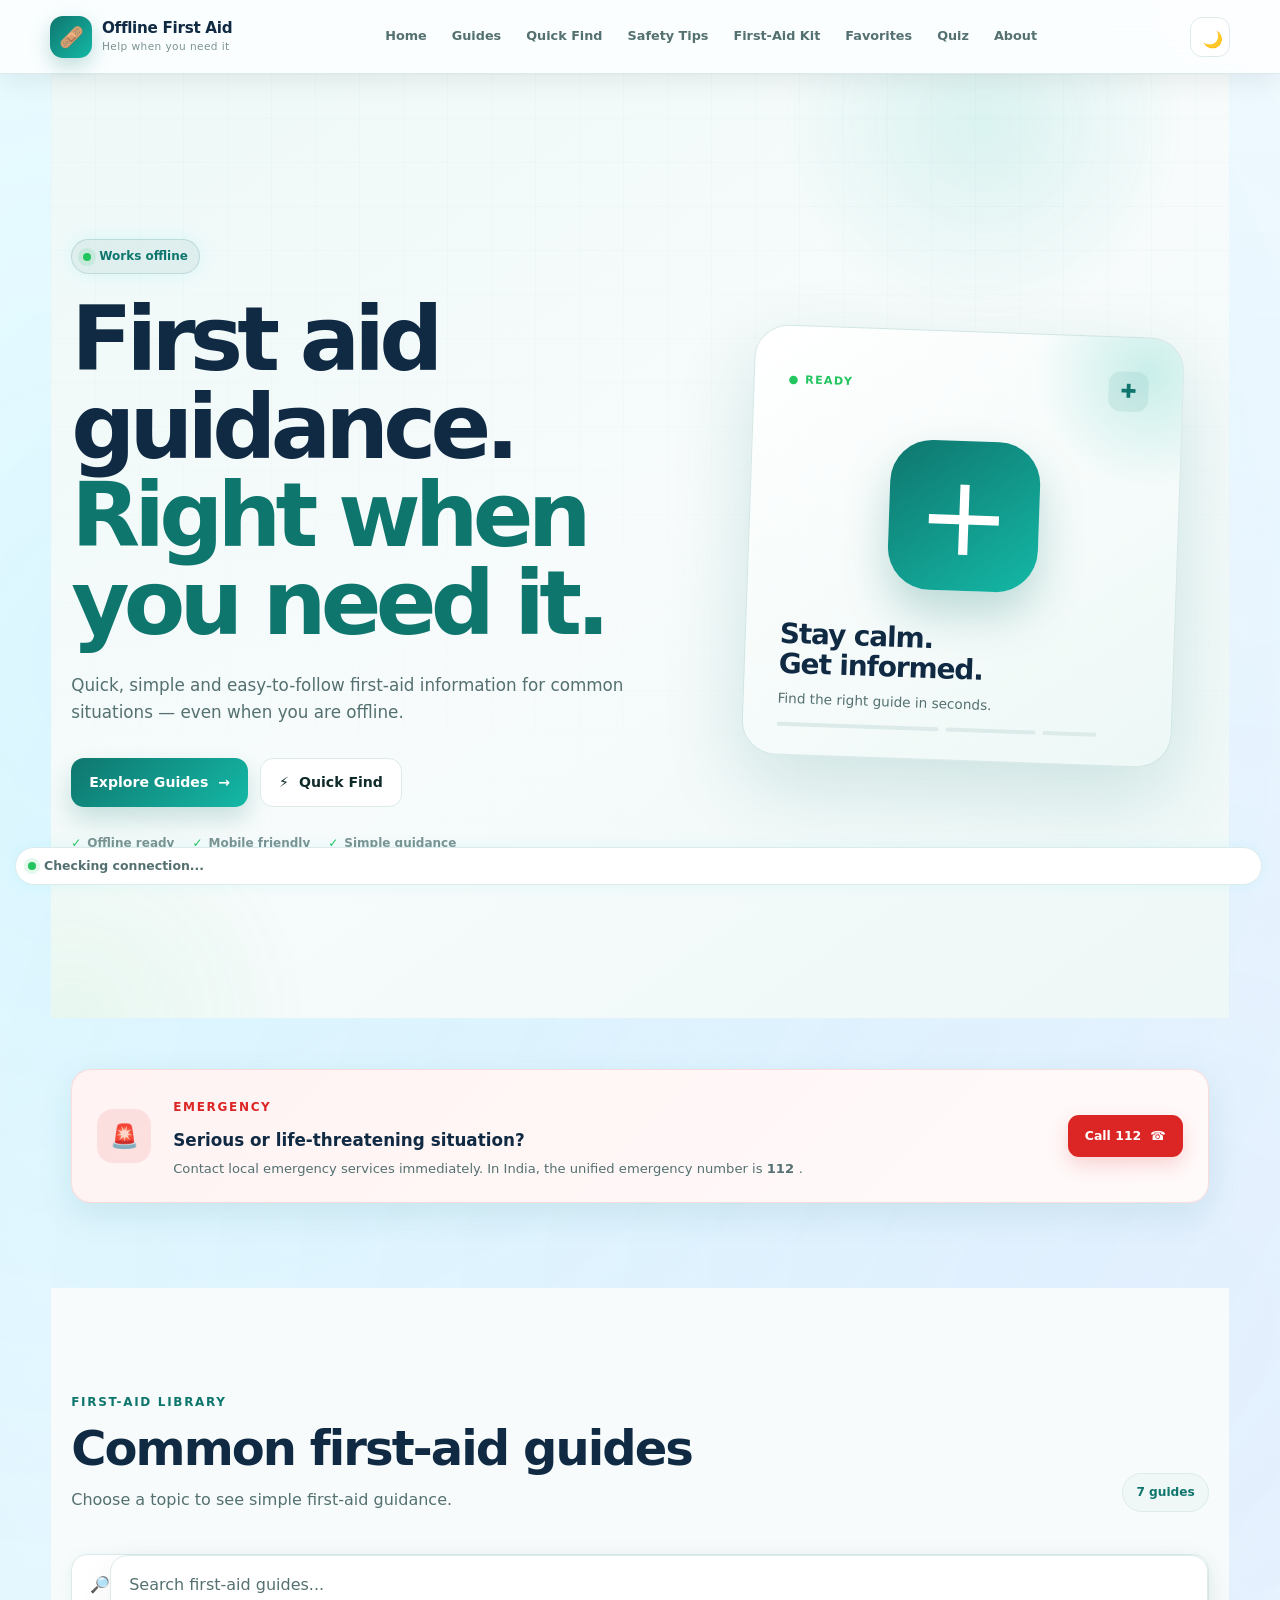
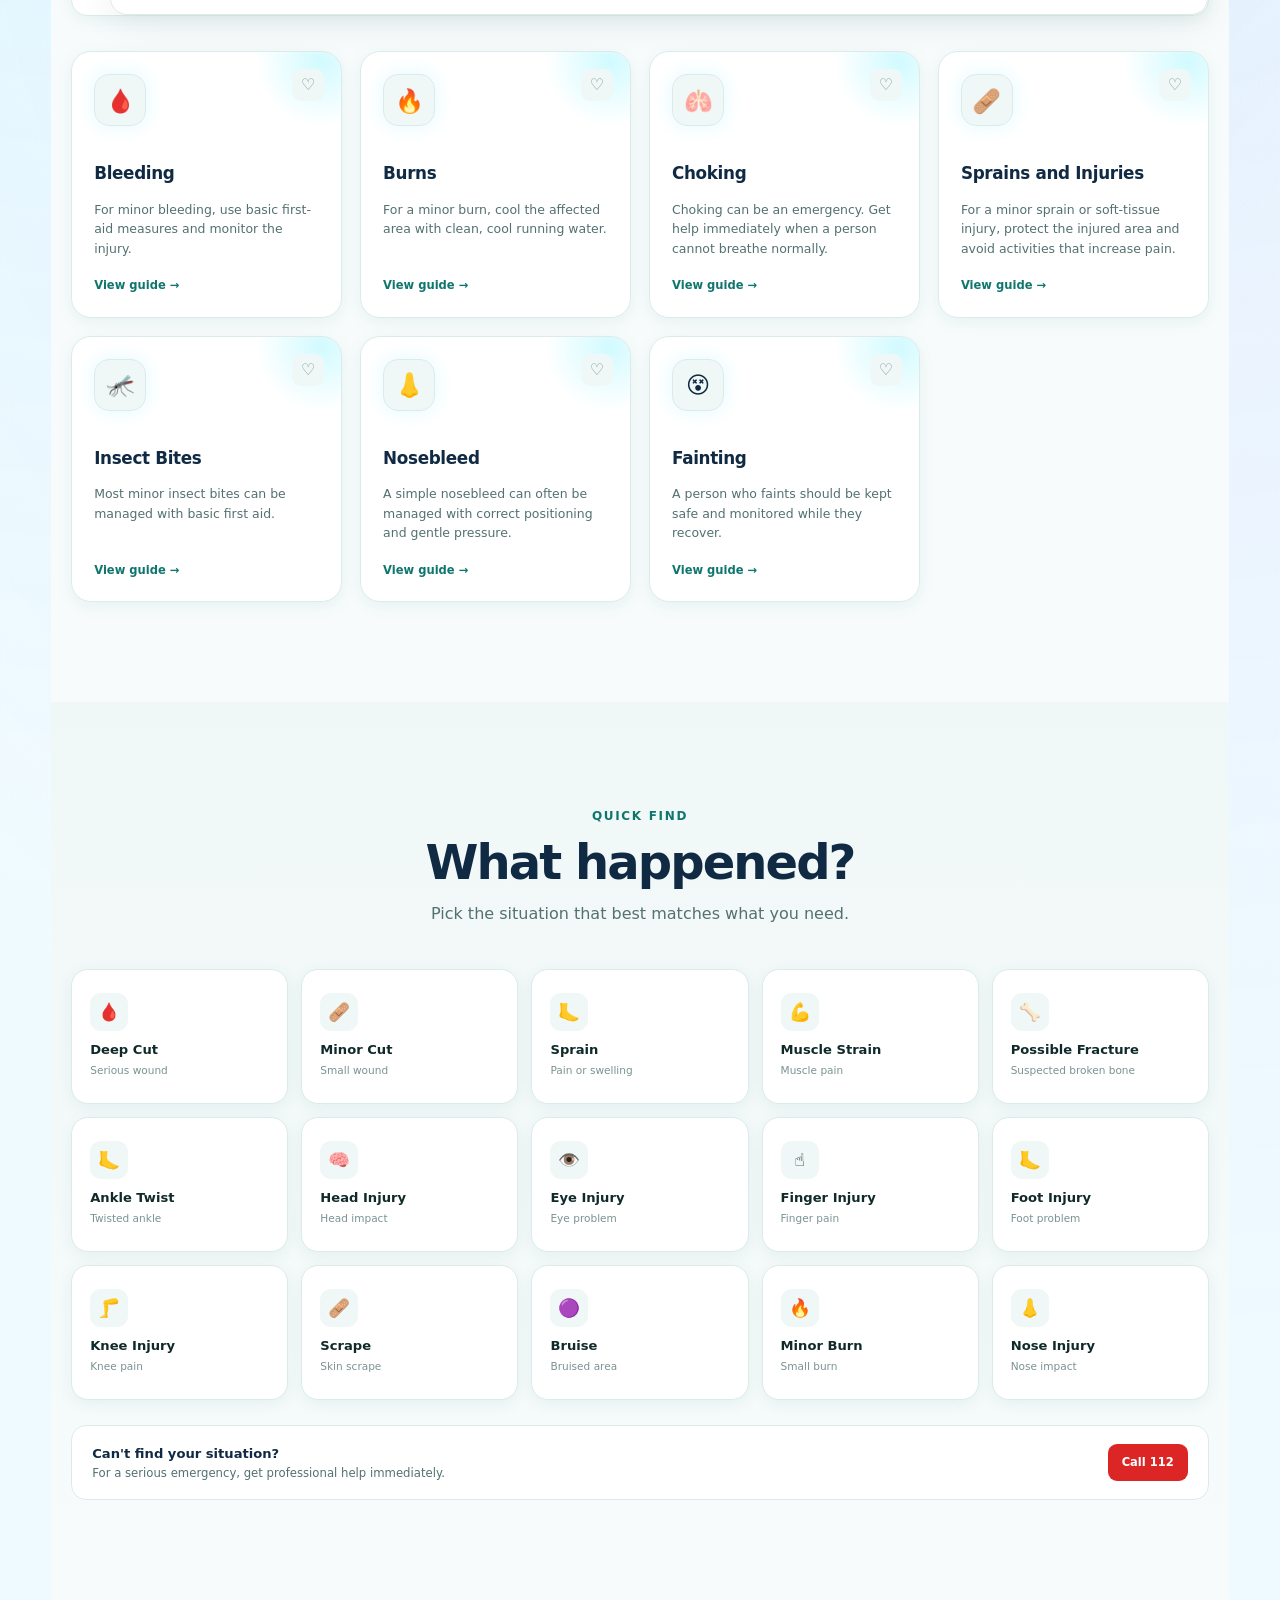
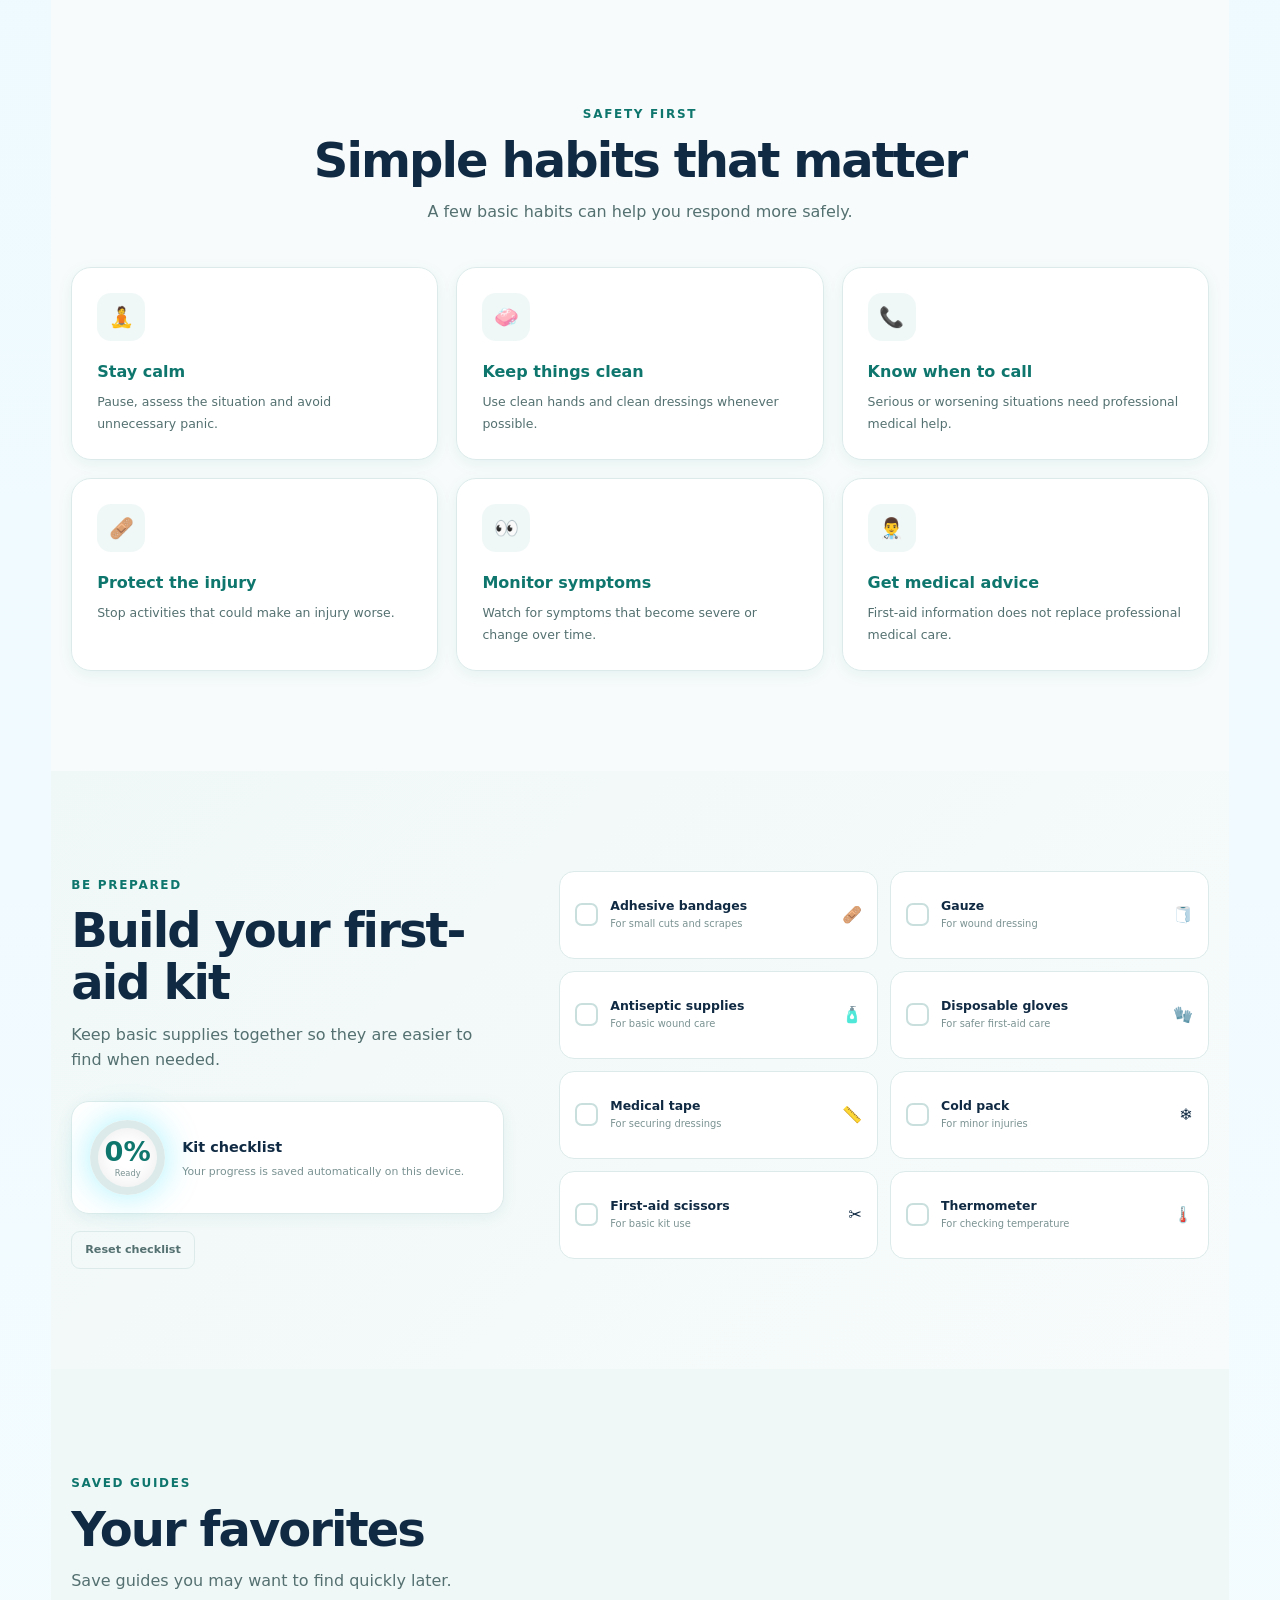
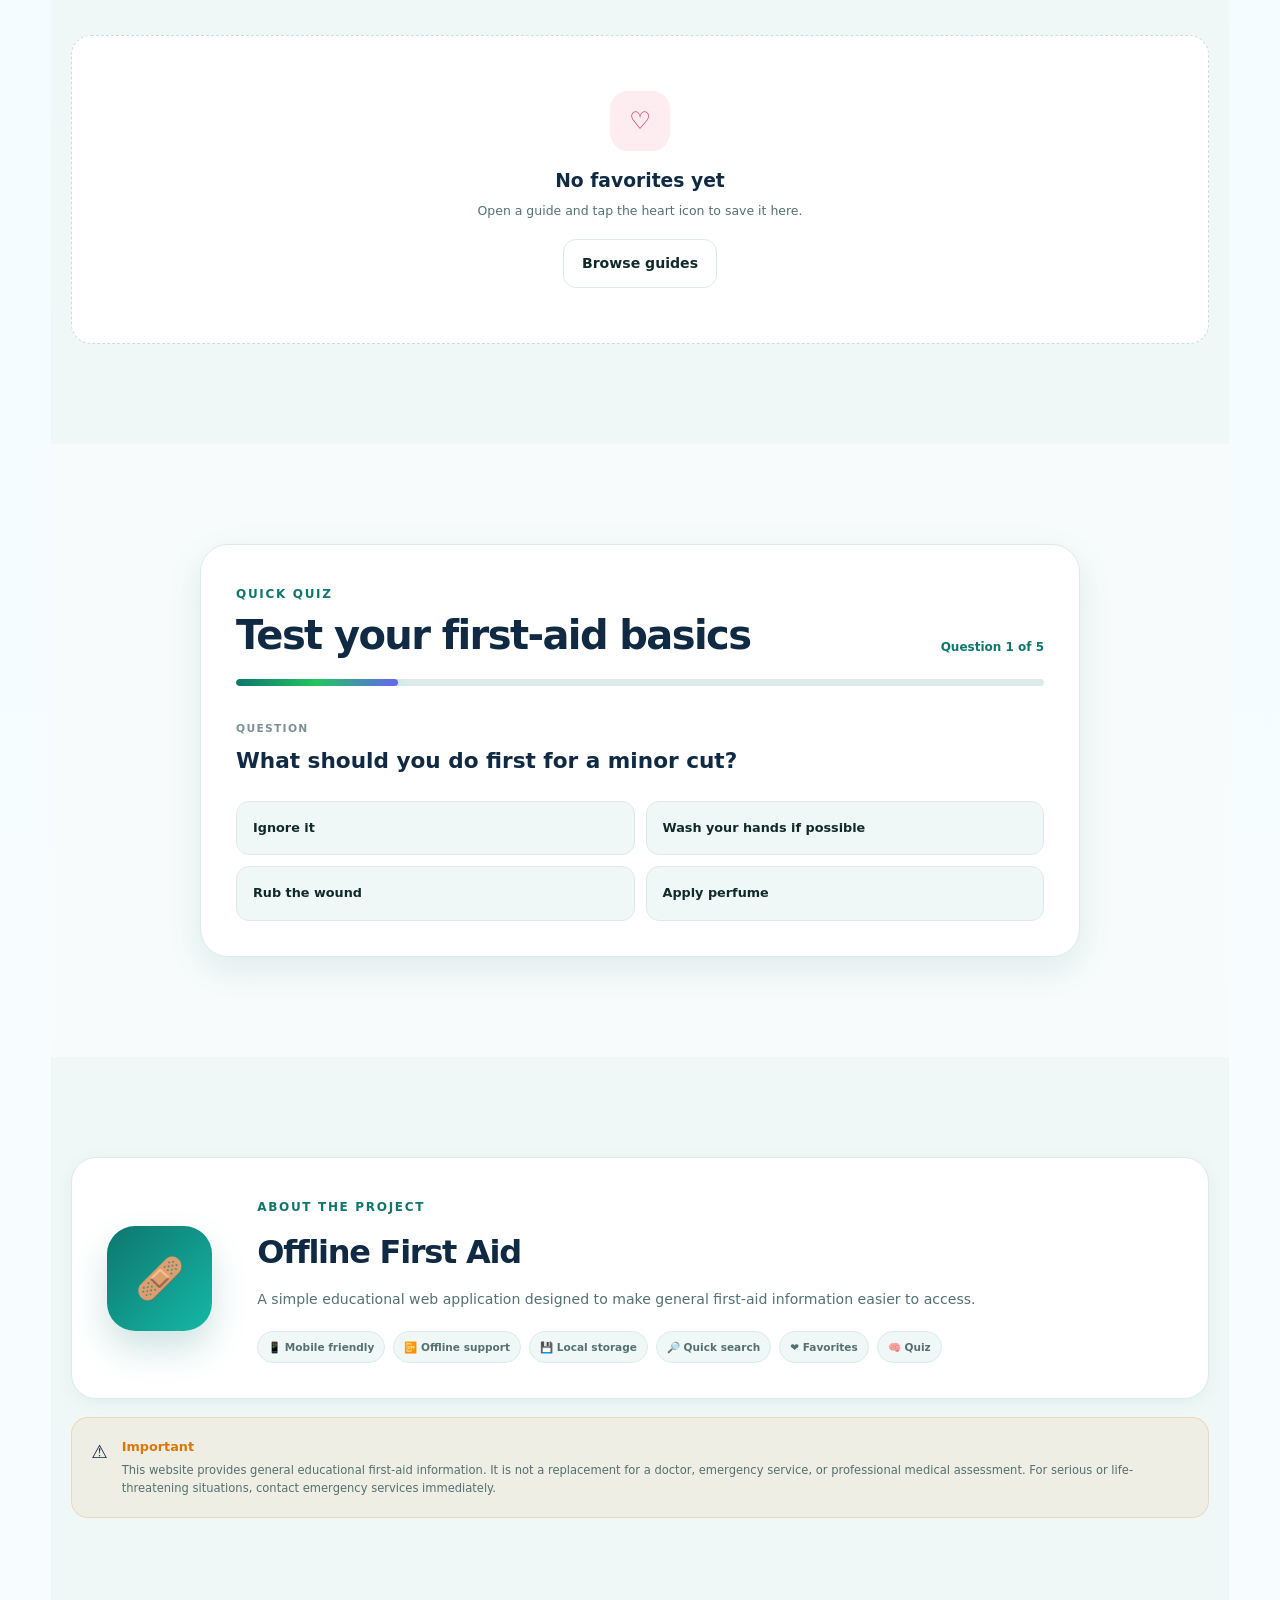
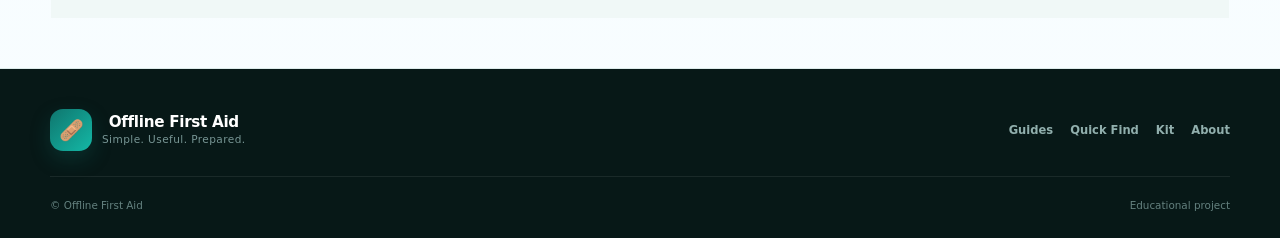
<file: index.html>
<!DOCTYPE html>
<html lang="en">
<head>

    <meta charset="UTF-8">

    <meta
        name="viewport"
        content="width=device-width, initial-scale=1.0, maximum-scale=1.0"
    >

    <meta
        name="theme-color"
        content="#08a6b5"
    >

    <meta
        name="description"
        content="Offline First Aid - quick, simple and accessible first-aid guidance for common situations."
    >

    <meta
        name="mobile-web-app-capable"
        content="yes"
    >

    <meta
        name="apple-mobile-web-app-capable"
        content="yes"
    >

    <meta
        name="apple-mobile-web-app-status-bar-style"
        content="black-translucent"
    >

    <title>Offline First Aid</title>


    <!-- =====================================================
         PWA MANIFEST
    ====================================================== -->

    <link
        rel="manifest"
        href="manifest.json"
    >


    <!-- =====================================================
         STYLESHEET
         IMPORTANT:
         style.css is in repository root
    ====================================================== -->

    <link
        rel="stylesheet"
        href="style.css"
    >

</head>


<body>


<!-- =========================================================
     PAGE LOADER
========================================================= -->

<div
    id="pageLoader"
    class="page-loader"
    aria-hidden="true"
>

    <div class="loader-ring"></div>

    <p>Preparing First Aid...</p>

</div>



<!-- =========================================================
     HEADER
========================================================= -->

<header class="site-header">

    <div class="header-container">


        <!-- BRAND -->

        <a
            href="#home"
            class="brand"
            aria-label="Offline First Aid Home"
        >

            <span class="brand-icon">
                🩹
            </span>

            <span class="brand-text">

                <strong>
                    Offline First Aid
                </strong>

                <small>
                    Help when you need it
                </small>

            </span>

        </a>



        <!-- NAVIGATION -->

        <nav
            id="mainNav"
            class="main-nav"
            aria-label="Main navigation"
        >

            <a
                href="#home"
                onclick="closeMenu()"
            >
                Home
            </a>

            <a
                href="#guides"
                onclick="closeMenu()"
            >
                Guides
            </a>

            <a
                href="#quick-find"
                onclick="closeMenu()"
            >
                Quick Find
            </a>

            <a
                href="#safety"
                onclick="closeMenu()"
            >
                Safety Tips
            </a>

            <a
                href="#kit"
                onclick="closeMenu()"
            >
                First-Aid Kit
            </a>

            <a
                href="#favorites"
                onclick="closeMenu()"
            >
                Favorites
            </a>

            <a
                href="#quiz"
                onclick="closeMenu()"
            >
                Quiz
            </a>

            <a
                href="#about"
                onclick="closeMenu()"
            >
                About
            </a>

        </nav>



        <!-- HEADER ACTIONS -->

        <div class="header-actions">


            <!-- THEME -->

            <button
                id="themeToggle"
                class="icon-button"
                type="button"
                aria-label="Toggle dark mode"
                title="Toggle theme"
            >
                🌙
            </button>



            <!-- INSTALL -->

            <button
                id="installButton"
                class="install-button"
                type="button"
                hidden
            >
                📲 Install
            </button>



            <!-- MOBILE MENU -->

            <button
                id="menuToggle"
                class="menu-toggle"
                type="button"
                aria-label="Open menu"
                aria-expanded="false"
                onclick="toggleMenu()"
            >

                <span></span>
                <span></span>
                <span></span>

            </button>

        </div>

    </div>

</header>



<!-- =========================================================
     CONNECTION STATUS
========================================================= -->

<div
    id="connectionStatus"
    class="connection-status"
    role="status"
    aria-live="polite"
>

    <span class="status-dot"></span>

    <span id="connectionText">
        Checking connection...
    </span>

</div>



<!-- =========================================================
     MAIN CONTENT
========================================================= -->

<main id="home">



<!-- =========================================================
     HERO SECTION
========================================================= -->

<section class="hero-section">


    <!-- BACKGROUND EFFECTS -->

    <div class="hero-background">

        <div class="glow glow-one"></div>

        <div class="glow glow-two"></div>

        <div class="grid-overlay"></div>

    </div>



    <div class="container hero-container">


        <!-- HERO CONTENT -->

        <div class="hero-content">


            <div class="hero-badge">

                <span class="pulse-dot"></span>

                Works offline

            </div>



            <h1>

                First aid guidance.

                <span>
                    Right when you need it.
                </span>

            </h1>



            <p class="hero-description">

                Quick, simple and easy-to-follow first-aid
                information for common situations — even
                when you are offline.

            </p>



            <!-- HERO BUTTONS -->

            <div class="hero-actions">


                <a
                    href="#guides"
                    class="primary-button"
                >

                    <span>
                        Explore Guides
                    </span>

                    <span>
                        →
                    </span>

                </a>



                <a
                    href="#quick-find"
                    class="secondary-button"
                >

                    <span>
                        ⚡
                    </span>

                    Quick Find

                </a>

            </div>



            <!-- HERO INFO -->

            <div class="hero-mini-info">


                <div>

                    <span>
                        ✓
                    </span>

                    Offline ready

                </div>


                <div>

                    <span>
                        ✓
                    </span>

                    Mobile friendly

                </div>


                <div>

                    <span>
                        ✓
                    </span>

                    Simple guidance

                </div>


            </div>

        </div>



        <!-- HERO VISUAL -->

        <div class="hero-visual">


            <div class="medical-card">


                <div class="medical-card-top">


                    <span class="medical-status">
                        ● READY
                    </span>


                    <span class="medical-symbol">
                        ✚
                    </span>

                </div>



                <div class="medical-cross">
                    +
                </div>



                <h2>

                    Stay calm.

                    <br>

                    Get informed.

                </h2>



                <p>
                    Find the right guide in seconds.
                </p>



                <div class="medical-lines">

                    <span></span>

                    <span></span>

                    <span></span>

                </div>

            </div>

        </div>

    </div>

</section>



<!-- =========================================================
     EMERGENCY SECTION
========================================================= -->

<section class="emergency-section">

    <div class="container">


        <div class="emergency-card">


            <div class="emergency-icon">
                🚨
            </div>



            <div class="emergency-content">


                <span class="section-label emergency-label">
                    EMERGENCY
                </span>


                <h2>
                    Serious or life-threatening situation?
                </h2>


                <p>

                    Contact local emergency services immediately.

                    In India, the unified emergency number is

                    <strong>
                        112
                    </strong>.

                </p>

            </div>



            <a
                href="tel:112"
                class="emergency-button"
            >

                <span>
                    Call 112
                </span>

                <span>
                    ☎
                </span>

            </a>

        </div>

    </div>

</section>



<!-- =========================================================
     GUIDES SECTION
========================================================= -->

<section
    id="guides"
    class="section guides-section"
>

    <div class="container">


        <div class="section-heading">


            <div>

                <span class="section-label">
                    FIRST-AID LIBRARY
                </span>


                <h2>
                    Common first-aid guides
                </h2>


                <p>
                    Choose a topic to see simple first-aid guidance.
                </p>

            </div>



            <div
                id="guideCount"
                class="guide-count"
            >
                0 guides
            </div>

        </div>



        <!-- SEARCH -->

        <div class="search-box">


            <span class="search-icon">
                🔎
            </span>


            <input
                id="searchInput"
                type="search"
                placeholder="Search first-aid guides..."
                autocomplete="off"
                oninput="searchGuides()"
                aria-label="Search first-aid guides"
            >


            <button
                id="clearSearch"
                type="button"
                aria-label="Clear search"
                title="Clear search"
            >
                ✕
            </button>

        </div>



        <!-- GUIDE GRID -->

        <div
            id="guideGrid"
            class="guide-grid"
        >

            <!-- Guides generated by JavaScript -->

        </div>



        <!-- NO RESULTS -->

        <div
            id="noResults"
            class="no-results"
            hidden
        >

            <div class="no-results-icon">
                🔎
            </div>


            <h3>
                No guide found
            </h3>


            <p>
                Try another search term.
            </p>

        </div>

    </div>

</section>



<!-- =========================================================
     QUICK FIND
========================================================= -->

<section
    id="quick-find"
    class="section quick-section"
>

    <div class="container">


        <div class="section-heading centered">


            <span class="section-label">
                QUICK FIND
            </span>


            <h2>
                What happened?
            </h2>


            <p>
                Pick the situation that best matches what you need.
            </p>

        </div>



        <div class="quick-grid">


            <button
                class="quick-card"
                type="button"
                onclick="findSituation('deep-cut')"
            >

                <span>🩸</span>

                <strong>
                    Deep Cut
                </strong>

                <small>
                    Serious wound
                </small>

            </button>



            <button
                class="quick-card"
                type="button"
                onclick="findSituation('minor-cut')"
            >

                <span>🩹</span>

                <strong>
                    Minor Cut
                </strong>

                <small>
                    Small wound
                </small>

            </button>



            <button
                class="quick-card"
                type="button"
                onclick="findSituation('sprain')"
            >

                <span>🦶</span>

                <strong>
                    Sprain
                </strong>

                <small>
                    Pain or swelling
                </small>

            </button>



            <button
                class="quick-card"
                type="button"
                onclick="findSituation('muscle-strain')"
            >

                <span>💪</span>

                <strong>
                    Muscle Strain
                </strong>

                <small>
                    Muscle pain
                </small>

            </button>



            <button
                class="quick-card"
                type="button"
                onclick="findSituation('fracture')"
            >

                <span>🦴</span>

                <strong>
                    Possible Fracture
                </strong>

                <small>
                    Suspected broken bone
                </small>

            </button>



            <button
                class="quick-card"
                type="button"
                onclick="findSituation('ankle-twist')"
            >

                <span>🦶</span>

                <strong>
                    Ankle Twist
                </strong>

                <small>
                    Twisted ankle
                </small>

            </button>



            <button
                class="quick-card"
                type="button"
                onclick="findSituation('head-injury')"
            >

                <span>🧠</span>

                <strong>
                    Head Injury
                </strong>

                <small>
                    Head impact
                </small>

            </button>



            <button
                class="quick-card"
                type="button"
                onclick="findSituation('eye-injury')"
            >

                <span>👁️</span>

                <strong>
                    Eye Injury
                </strong>

                <small>
                    Eye problem
                </small>

            </button>



            <button
                class="quick-card"
                type="button"
                onclick="findSituation('finger-injury')"
            >

                <span>☝️</span>

                <strong>
                    Finger Injury
                </strong>

                <small>
                    Finger pain
                </small>

            </button>



            <button
                class="quick-card"
                type="button"
                onclick="findSituation('foot-injury')"
            >

                <span>🦶</span>

                <strong>
                    Foot Injury
                </strong>

                <small>
                    Foot problem
                </small>

            </button>



            <button
                class="quick-card"
                type="button"
                onclick="findSituation('knee-injury')"
            >

                <span>🦵</span>

                <strong>
                    Knee Injury
                </strong>

                <small>
                    Knee pain
                </small>

            </button>



            <button
                class="quick-card"
                type="button"
                onclick="findSituation('abrasion')"
            >

                <span>🩹</span>

                <strong>
                    Scrape
                </strong>

                <small>
                    Skin scrape
                </small>

            </button>



            <button
                class="quick-card"
                type="button"
                onclick="findSituation('bruise')"
            >

                <span>🟣</span>

                <strong>
                    Bruise
                </strong>

                <small>
                    Bruised area
                </small>

            </button>



            <button
                class="quick-card"
                type="button"
                onclick="findSituation('minor-burn')"
            >

                <span>🔥</span>

                <strong>
                    Minor Burn
                </strong>

                <small>
                    Small burn
                </small>

            </button>



            <button
                class="quick-card"
                type="button"
                onclick="findSituation('nose-injury')"
            >

                <span>👃</span>

                <strong>
                    Nose Injury
                </strong>

                <small>
                    Nose impact
                </small>

            </button>

        </div>



        <!-- QUICK EMERGENCY -->

        <div class="quick-emergency">


            <div>

                <strong>
                    Can't find your situation?
                </strong>


                <span>
                    For a serious emergency, get professional help immediately.
                </span>

            </div>


            <a
                href="tel:112"
                class="small-emergency-button"
            >
                Call 112
            </a>

        </div>

    </div>

</section>



<!-- =========================================================
     SAFETY TIPS
========================================================= -->

<section
    id="safety"
    class="section safety-section"
>

    <div class="container">


        <div class="section-heading centered">


            <span class="section-label">
                SAFETY FIRST
            </span>


            <h2>
                Simple habits that matter
            </h2>


            <p>
                A few basic habits can help you respond more safely.
            </p>

        </div>



        <div class="safety-grid">


            <article class="safety-card">

                <div class="safety-icon">
                    🧘
                </div>

                <h3>
                    Stay calm
                </h3>

                <p>
                    Pause, assess the situation and avoid unnecessary panic.
                </p>

            </article>



            <article class="safety-card">

                <div class="safety-icon">
                    🧼
                </div>

                <h3>
                    Keep things clean
                </h3>

                <p>
                    Use clean hands and clean dressings whenever possible.
                </p>

            </article>



            <article class="safety-card">

                <div class="safety-icon">
                    📞
                </div>

                <h3>
                    Know when to call
                </h3>

                <p>
                    Serious or worsening situations need professional medical help.
                </p>

            </article>



            <article class="safety-card">

                <div class="safety-icon">
                    🩹
                </div>

                <h3>
                    Protect the injury
                </h3>

                <p>
                    Stop activities that could make an injury worse.
                </p>

            </article>



            <article class="safety-card">

                <div class="safety-icon">
                    👀
                </div>

                <h3>
                    Monitor symptoms
                </h3>

                <p>
                    Watch for symptoms that become severe or change over time.
                </p>

            </article>



            <article class="safety-card">

                <div class="safety-icon">
                    👨‍⚕️
                </div>

                <h3>
                    Get medical advice
                </h3>

                <p>
                    First-aid information does not replace professional medical care.
                </p>

            </article>

        </div>

    </div>

</section>



<!-- =========================================================
     FIRST-AID KIT
========================================================= -->

<section
    id="kit"
    class="section kit-section"
>

    <div class="container">


        <div class="kit-layout">


            <!-- KIT INTRO -->

            <div class="kit-intro">


                <span class="section-label">
                    BE PREPARED
                </span>


                <h2>
                    Build your first-aid kit
                </h2>


                <p>
                    Keep basic supplies together so they are easier
                    to find when needed.
                </p>



                <!-- PROGRESS -->

                <div class="kit-progress-card">


                    <div
                        class="progress-circle"
                        id="progressCircle"
                    >

                        <div class="progress-inner">

                            <strong id="progressText">
                                0%
                            </strong>

                            <small>
                                Ready
                            </small>

                        </div>

                    </div>



                    <div>

                        <strong>
                            Kit checklist
                        </strong>


                        <p>
                            Your progress is saved automatically on this device.
                        </p>

                    </div>

                </div>



                <button
                    type="button"
                    class="reset-button"
                    onclick="resetChecklist()"
                >
                    Reset checklist
                </button>

            </div>



            <!-- KIT LIST -->

            <div class="kit-list">


                <label class="check-item">

                    <input
                        type="checkbox"
                        class="kit-check"
                        data-item="bandages"
                    >

                    <span class="custom-check"></span>

                    <span class="check-content">

                        <strong>
                            Adhesive bandages
                        </strong>

                        <small>
                            For small cuts and scrapes
                        </small>

                    </span>

                    <span class="check-emoji">
                        🩹
                    </span>

                </label>



                <label class="check-item">

                    <input
                        type="checkbox"
                        class="kit-check"
                        data-item="gauze"
                    >

                    <span class="custom-check"></span>

                    <span class="check-content">

                        <strong>
                            Gauze
                        </strong>

                        <small>
                            For wound dressing
                        </small>

                    </span>

                    <span class="check-emoji">
                        🧻
                    </span>

                </label>



                <label class="check-item">

                    <input
                        type="checkbox"
                        class="kit-check"
                        data-item="antiseptic"
                    >

                    <span class="custom-check"></span>

                    <span class="check-content">

                        <strong>
                            Antiseptic supplies
                        </strong>

                        <small>
                            For basic wound care
                        </small>

                    </span>

                    <span class="check-emoji">
                        🧴
                    </span>

                </label>



                <label class="check-item">

                    <input
                        type="checkbox"
                        class="kit-check"
                        data-item="gloves"
                    >

                    <span class="custom-check"></span>

                    <span class="check-content">

                        <strong>
                            Disposable gloves
                        </strong>

                        <small>
                            For safer first-aid care
                        </small>

                    </span>

                    <span class="check-emoji">
                        🧤
                    </span>

                </label>



                <label class="check-item">

                    <input
                        type="checkbox"
                        class="kit-check"
                        data-item="tape"
                    >

                    <span class="custom-check"></span>

                    <span class="check-content">

                        <strong>
                            Medical tape
                        </strong>

                        <small>
                            For securing dressings
                        </small>

                    </span>

                    <span class="check-emoji">
                        📏
                    </span>

                </label>



                <label class="check-item">

                    <input
                        type="checkbox"
                        class="kit-check"
                        data-item="coldpack"
                    >

                    <span class="custom-check"></span>

                    <span class="check-content">

                        <strong>
                            Cold pack
                        </strong>

                        <small>
                            For minor injuries
                        </small>

                    </span>

                    <span class="check-emoji">
                        ❄️
                    </span>

                </label>



                <label class="check-item">

                    <input
                        type="checkbox"
                        class="kit-check"
                        data-item="scissors"
                    >

                    <span class="custom-check"></span>

                    <span class="check-content">

                        <strong>
                            First-aid scissors
                        </strong>

                        <small>
                            For basic kit use
                        </small>

                    </span>

                    <span class="check-emoji">
                        ✂️
                    </span>

                </label>



                <label class="check-item">

                    <input
                        type="checkbox"
                        class="kit-check"
                        data-item="thermometer"
                    >

                    <span class="custom-check"></span>

                    <span class="check-content">

                        <strong>
                            Thermometer
                        </strong>

                        <small>
                            For checking temperature
                        </small>

                    </span>

                    <span class="check-emoji">
                        🌡️
                    </span>

                </label>

            </div>

        </div>

    </div>

</section>



<!-- =========================================================
     FAVORITES
========================================================= -->

<section
    id="favorites"
    class="section favorites-section"
>

    <div class="container">


        <div class="section-heading">

            <div>

                <span class="section-label">
                    SAVED GUIDES
                </span>


                <h2>
                    Your favorites
                </h2>


                <p>
                    Save guides you may want to find quickly later.
                </p>

            </div>

        </div>



        <div
            id="favoritesGrid"
            class="guide-grid favorites-grid"
        >
        </div>



        <div
            id="noFavorites"
            class="empty-state"
        >

            <div class="empty-icon">
                ♡
            </div>


            <h3>
                No favorites yet
            </h3>


            <p>
                Open a guide and tap the heart icon to save it here.
            </p>


            <a
                href="#guides"
                class="secondary-button"
            >
                Browse guides
            </a>

        </div>

    </div>

</section>



<!-- =========================================================
     QUIZ
========================================================= -->

<section
    id="quiz"
    class="section quiz-section"
>

    <div class="container">


        <div class="quiz-wrapper">


            <!-- QUIZ HEADER -->

            <div class="quiz-header">


                <div>

                    <span class="section-label">
                        QUICK QUIZ
                    </span>


                    <h2>
                        Test your first-aid basics
                    </h2>

                </div>


                <div
                    id="quizProgress"
                    class="quiz-progress-text"
                >
                    Question 1 of 5
                </div>

            </div>



            <!-- QUIZ PROGRESS -->

            <div class="quiz-progress">

                <div
                    id="quizBar"
                    class="quiz-bar"
                ></div>

            </div>



            <!-- QUIZ CONTENT -->

            <div
                id="quizContent"
                class="quiz-content"
            >


                <div class="quiz-question-area">


                    <span class="question-number">
                        QUESTION
                    </span>


                    <h3 id="quizQuestion">
                        Loading question...
                    </h3>

                </div>



                <div
                    id="quizOptions"
                    class="quiz-options"
                >
                    <!-- Quiz options generated by JavaScript -->
                </div>

            </div>



            <!-- QUIZ RESULT -->

            <div
                id="quizResult"
                class="quiz-result"
                hidden
            >


                <div class="result-icon">
                    🎉
                </div>


                <span class="section-label">
                    QUIZ COMPLETE
                </span>


                <h3>
                    Your score
                </h3>


                <div
                    id="finalScore"
                    class="final-score"
                >
                    0 / 5
                </div>


                <p>
                    Keep learning and stay prepared.
                </p>


                <button
                    type="button"
                    class="primary-button"
                    onclick="restartQuiz()"
                >
                    Try Again
                </button>

            </div>

        </div>

    </div>

</section>



<!-- =========================================================
     ABOUT
========================================================= -->

<section
    id="about"
    class="section about-section"
>

    <div class="container">


        <!-- ABOUT -->

        <div class="about-card">


            <div class="about-icon">
                🩹
            </div>


            <div class="about-content">


                <span class="section-label">
                    ABOUT THE PROJECT
                </span>


                <h2>
                    Offline First Aid
                </h2>


                <p>
                    A simple educational web application designed
                    to make general first-aid information easier to access.
                </p>



                <div class="about-features">


                    <span>
                        📱 Mobile friendly
                    </span>


                    <span>
                        📴 Offline support
                    </span>


                    <span>
                        💾 Local storage
                    </span>


                    <span>
                        🔎 Quick search
                    </span>


                    <span>
                        ❤️ Favorites
                    </span>


                    <span>
                        🧠 Quiz
                    </span>

                </div>

            </div>

        </div>



        <!-- DISCLAIMER -->

        <div class="disclaimer-card">


            <span class="disclaimer-icon">
                ⚠️
            </span>


            <div>

                <strong>
                    Important
                </strong>


                <p>
                    This website provides general educational first-aid
                    information. It is not a replacement for a doctor,
                    emergency service, or professional medical assessment.
                    For serious or life-threatening situations, contact
                    emergency services immediately.
                </p>

            </div>

        </div>

    </div>

</section>

</main>



<!-- =========================================================
     GUIDE MODAL
========================================================= -->

<div
    id="guideModal"
    class="modal"
    aria-hidden="true"
>


    <div
        class="modal-overlay"
        onclick="closeModal()"
    ></div>



    <div
        class="modal-dialog"
        role="dialog"
        aria-modal="true"
        aria-labelledby="modalTitle"
    >


        <!-- CLOSE -->

        <button
            type="button"
            class="modal-close"
            onclick="closeModal()"
            aria-label="Close guide"
        >
            ✕
        </button>



        <!-- MODAL TOP -->

        <div class="modal-top">


            <div
                id="modalIcon"
                class="modal-icon"
            >
                🩹
            </div>


            <button
                id="favoriteButton"
                type="button"
                class="favorite-button"
                onclick="toggleFavorite()"
                aria-label="Save guide"
                title="Save guide"
            >
                ♡
            </button>

        </div>



        <span class="section-label">
            FIRST-AID GUIDE
        </span>



        <h2 id="modalTitle">
            Guide title
        </h2>



        <p
            id="modalDescription"
            class="modal-description"
        >
            Guide description
        </p>



        <!-- READ ALOUD -->

        <div class="read-aloud-row">


            <button
                type="button"
                class="read-button"
                onclick="readCurrentGuide()"
            >
                🔊 Read aloud
            </button>


            <button
                type="button"
                class="stop-reading-button"
                onclick="stopReading()"
            >
                ■ Stop
            </button>

        </div>



        <!-- STEPS -->

        <div class="steps-heading">

            <span>
                ✓
            </span>

            What to do

        </div>



        <ol
            id="modalSteps"
            class="modal-steps"
        >
            <!-- Steps generated by JavaScript -->
        </ol>



        <!-- WARNING -->

        <div class="warning-box">


            <div class="warning-icon">
                ⚠️
            </div>


            <div>

                <strong>
                    When to get help
                </strong>


                <p id="modalWarning">
                    Warning information
                </p>

            </div>

        </div>



        <!-- EMERGENCY -->

        <a
            href="tel:112"
            class="modal-emergency"
        >

            <span>
                🚨
            </span>


            <span>
                Serious emergency? Call 112
            </span>

        </a>

    </div>

</div>



<!-- =========================================================
     TOAST
========================================================= -->

<div
    id="toast"
    class="toast"
    role="status"
    aria-live="polite"
>

    <span id="toastIcon">
        ✓
    </span>


    <span id="toastMessage">
        Done
    </span>

</div>



<!-- =========================================================
     FOOTER
========================================================= -->

<footer class="site-footer">

    <div class="container">


        <div class="footer-main">


            <!-- FOOTER BRAND -->

            <a
                href="#home"
                class="brand footer-brand"
            >


                <span class="brand-icon">
                    🩹
                </span>


                <span class="brand-text">


                    <strong>
                        Offline First Aid
                    </strong>


                    <small>
                        Simple. Useful. Prepared.
                    </small>

                </span>

            </a>



            <!-- FOOTER LINKS -->

            <div class="footer-links">


                <a href="#guides">
                    Guides
                </a>


                <a href="#quick-find">
                    Quick Find
                </a>


                <a href="#kit">
                    Kit
                </a>


                <a href="#about">
                    About
                </a>

            </div>

        </div>



        <!-- FOOTER BOTTOM -->

        <div class="footer-bottom">


            <span>
                © <span id="currentYear"></span>
                Offline First Aid
            </span>


            <span>
                Educational project
            </span>

        </div>

    </div>

</footer>



<!-- =========================================================
     JAVASCRIPT
     IMPORTANT:
     script.js is in repository root
========================================================= -->

<script src="script.js"></script>


</body>
</html>
</file>
<file: style.css>
/* =========================================================
   OFFLINE FIRST AID
   GRAPHICAL / GLOW / STAR SKY DESIGN
   ========================================================= */

* {
    margin: 0;
    padding: 0;
    box-sizing: border-box;
}

html {
    scroll-behavior: smooth;
}

:root {
    --bg: #f4fbff;
    --bg-secondary: #eaf7ff;
    --surface: rgba(255, 255, 255, 0.78);
    --surface-solid: #ffffff;
    --text: #102a43;
    --text-soft: #52667a;
    --primary: #087f8c;
    --primary-light: #20c4d4;
    --secondary: #6366f1;
    --accent: #00d9ff;
    --danger: #ef4444;
    --success: #10b981;
    --border: rgba(8, 127, 140, 0.16);
    --shadow: 0 20px 50px rgba(8, 127, 140, 0.12);
    --glow: rgba(0, 217, 255, 0.35);
    --star: rgba(8, 127, 140, 0.5);
}

body.dark {
    --bg: #030b18;
    --bg-secondary: #07182b;
    --surface: rgba(8, 25, 43, 0.72);
    --surface-solid: #081a2d;
    --text: #ecfbff;
    --text-soft: #a9c3d4;
    --primary: #20c4d4;
    --primary-light: #67e8f9;
    --secondary: #818cf8;
    --accent: #00e5ff;
    --danger: #ff6b6b;
    --success: #34d399;
    --border: rgba(103, 232, 249, 0.16);
    --shadow: 0 20px 60px rgba(0, 0, 0, 0.45);
    --glow: rgba(0, 229, 255, 0.38);
    --star: rgba(255, 255, 255, 0.75);
}

body {
    font-family:
        Inter,
        "Segoe UI",
        Arial,
        sans-serif;

    background:
        radial-gradient(
            circle at 10% 10%,
            rgba(0, 217, 255, 0.12),
            transparent 28%
        ),
        radial-gradient(
            circle at 90% 20%,
            rgba(99, 102, 241, 0.12),
            transparent 30%
        ),
        radial-gradient(
            circle at 50% 90%,
            rgba(16, 185, 129, 0.08),
            transparent 30%
        ),
        var(--bg);

    color: var(--text);
    min-height: 100vh;
    overflow-x: hidden;

    transition:
        background 0.4s ease,
        color 0.4s ease;
}

/* =========================================================
   STAR SKY
   ========================================================= */

body::before,
body::after {
    content: "";
    position: fixed;
    inset: 0;
    pointer-events: none;
    z-index: -2;
}

/* Small stars */
body::before {
    background-image:
        radial-gradient(circle, var(--star) 1px, transparent 1.5px),
        radial-gradient(circle, var(--star) 1px, transparent 1.5px),
        radial-gradient(circle, var(--star) 1.2px, transparent 1.7px),
        radial-gradient(circle, var(--star) 0.8px, transparent 1.3px);

    background-size:
        120px 120px,
        180px 180px,
        250px 250px,
        320px 320px;

    background-position:
        20px 40px,
        80px 100px,
        140px 20px,
        200px 160px;

    opacity: 0.65;

    animation: starDrift 35s linear infinite;
}

/* Nebula / sky glow */
body::after {
    background:
        radial-gradient(
            circle at 20% 30%,
            rgba(0, 229, 255, 0.08),
            transparent 25%
        ),
        radial-gradient(
            circle at 80% 70%,
            rgba(129, 140, 248, 0.08),
            transparent 28%
        );

    filter: blur(25px);
}

@keyframes starDrift {
    from {
        transform: translateY(0);
    }

    to {
        transform: translateY(-120px);
    }
}

/* =========================================================
   SCROLLBAR
   ========================================================= */

::-webkit-scrollbar {
    width: 9px;
}

::-webkit-scrollbar-track {
    background: var(--bg-secondary);
}

::-webkit-scrollbar-thumb {
    background: linear-gradient(
        180deg,
        var(--primary),
        var(--secondary)
    );

    border-radius: 20px;
}

::-webkit-scrollbar-thumb:hover {
    box-shadow: 0 0 15px var(--glow);
}

/* =========================================================
   HEADER
   ========================================================= */

header {
    position: sticky;
    top: 0;
    z-index: 1000;

    backdrop-filter: blur(18px);
    -webkit-backdrop-filter: blur(18px);

    background: color-mix(
        in srgb,
        var(--surface-solid) 72%,
        transparent
    );

    border-bottom: 1px solid var(--border);

    box-shadow:
        0 5px 30px rgba(0, 0, 0, 0.08);
}

.navbar {
    width: min(1200px, 92%);
    margin: auto;

    min-height: 72px;

    display: flex;
    align-items: center;
    justify-content: space-between;

    gap: 20px;
}

.logo {
    display: flex;
    align-items: center;
    gap: 10px;

    color: var(--text);
    text-decoration: none;

    font-size: 1.15rem;
    font-weight: 800;
}

.logo img {
    width: 42px;
    height: 42px;
    object-fit: contain;

    filter:
        drop-shadow(0 0 8px var(--glow));
}

.nav-links {
    display: flex;
    align-items: center;
    gap: 7px;

    list-style: none;
}

.nav-links a {
    position: relative;

    color: var(--text-soft);
    text-decoration: none;

    padding: 9px 12px;
    border-radius: 12px;

    font-size: 0.9rem;
    font-weight: 600;

    transition:
        color 0.25s ease,
        background 0.25s ease,
        transform 0.25s ease;
}

.nav-links a:hover {
    color: var(--primary);

    background: rgba(0, 217, 255, 0.08);

    transform: translateY(-2px);

    text-shadow:
        0 0 12px var(--glow);
}

.nav-actions {
    display: flex;
    align-items: center;
    gap: 8px;
}

#themeToggle,
#installButton {
    border: 1px solid var(--border);

    background: var(--surface);
    color: var(--text);

    border-radius: 12px;

    padding: 9px 12px;

    cursor: pointer;

    backdrop-filter: blur(10px);

    transition: 0.25s ease;
}

#themeToggle:hover,
#installButton:hover {
    transform: translateY(-2px);

    border-color: var(--primary);

    box-shadow:
        0 0 15px var(--glow),
        inset 0 0 10px rgba(0, 217, 255, 0.05);
}

.menu-toggle {
    display: none;

    border: 1px solid var(--border);
    background: var(--surface);

    color: var(--text);

    border-radius: 12px;

    padding: 9px 12px;

    cursor: pointer;
}

/* =========================================================
   GENERAL SECTIONS
   ========================================================= */

section {
    width: min(1200px, 92%);
    margin: auto;
    padding: 85px 0;
}

.section-title {
    text-align: center;
    margin-bottom: 45px;
}

.section-title h2 {
    font-size: clamp(1.8rem, 4vw, 2.7rem);

    background:
        linear-gradient(
            90deg,
            var(--primary),
            var(--accent),
            var(--secondary)
        );

    -webkit-background-clip: text;
    background-clip: text;

    color: transparent;

    filter:
        drop-shadow(0 0 15px var(--glow));
}

.section-title p {
    margin-top: 10px;

    color: var(--text-soft);

    max-width: 650px;
    margin-left: auto;
    margin-right: auto;

    line-height: 1.7;
}

/* =========================================================
   HERO
   ========================================================= */

.hero {
    min-height: 82vh;

    display: flex;
    align-items: center;

    position: relative;
    overflow: hidden;
}

.hero::before {
    content: "";

    position: absolute;

    width: 420px;
    height: 420px;

    border-radius: 50%;

    background:
        radial-gradient(
            circle,
            rgba(0, 229, 255, 0.18),
            transparent 70%
        );

    top: 5%;
    right: -120px;

    filter: blur(10px);

    animation: heroOrb 7s ease-in-out infinite;
}

.hero::after {
    content: "";

    position: absolute;

    width: 300px;
    height: 300px;

    border-radius: 50%;

    background:
        radial-gradient(
            circle,
            rgba(99, 102, 241, 0.15),
            transparent 70%
        );

    bottom: -100px;
    left: -80px;

    filter: blur(15px);

    animation: heroOrb 9s ease-in-out infinite reverse;
}

@keyframes heroOrb {
    0%,
    100% {
        transform: translateY(0) scale(1);
    }

    50% {
        transform: translateY(-25px) scale(1.08);
    }
}

.hero-content {
    position: relative;
    z-index: 2;

    max-width: 760px;
}

.hero-badge {
    display: inline-flex;
    align-items: center;

    padding: 8px 15px;

    border: 1px solid var(--border);
    border-radius: 999px;

    background: var(--surface);

    color: var(--primary);

    font-size: 0.85rem;
    font-weight: 700;

    box-shadow:
        0 0 20px rgba(0, 217, 255, 0.1);

    backdrop-filter: blur(12px);
}

.hero h1 {
    margin-top: 22px;

    font-size: clamp(2.5rem, 7vw, 5rem);
    line-height: 1.05;

    font-weight: 900;

    letter-spacing: -2px;

    background:
        linear-gradient(
            120deg,
            var(--text),
            var(--primary),
            var(--accent)
        );

    -webkit-background-clip: text;
    background-clip: text;

    color: transparent;

    filter:
        drop-shadow(0 0 20px rgba(0, 217, 255, 0.18));
}

.hero p {
    margin-top: 22px;

    max-width: 650px;

    color: var(--text-soft);

    font-size: 1.08rem;

    line-height: 1.8;
}

.hero-buttons {
    display: flex;
    gap: 14px;

    flex-wrap: wrap;

    margin-top: 30px;
}

/* =========================================================
   BUTTONS
   ========================================================= */

button,
.btn {
    font-family: inherit;
}

.btn {
    display: inline-flex;
    align-items: center;
    justify-content: center;
    gap: 8px;

    padding: 12px 20px;

    border-radius: 13px;

    border: 1px solid transparent;

    cursor: pointer;

    text-decoration: none;

    font-weight: 700;

    transition:
        transform 0.25s ease,
        box-shadow 0.25s ease,
        background 0.25s ease;
}

.btn-primary {
    background:
        linear-gradient(
            135deg,
            var(--primary),
            var(--secondary)
        );

    color: white;

    box-shadow:
        0 0 20px rgba(0, 217, 255, 0.22);
}

.btn-primary:hover {
    transform: translateY(-3px);

    box-shadow:
        0 0 25px var(--glow),
        0 12px 30px rgba(0, 0, 0, 0.15);
}

.btn-secondary {
    background: var(--surface);

    color: var(--text);

    border-color: var(--border);

    backdrop-filter: blur(10px);
}

.btn-secondary:hover {
    transform: translateY(-3px);

    border-color: var(--primary);

    box-shadow:
        0 0 18px var(--glow);
}

/* =========================================================
   EMERGENCY
   ========================================================= */

.emergency-mode {
    position: relative;

    padding: 25px;

    border-radius: 24px;

    background:
        linear-gradient(
            135deg,
            rgba(239, 68, 68, 0.12),
            rgba(255, 255, 255, 0.03)
        );

    border: 1px solid rgba(239, 68, 68, 0.3);

    box-shadow:
        0 0 35px rgba(239, 68, 68, 0.08);

    backdrop-filter: blur(15px);

    overflow: hidden;
}

.emergency-mode::before {
    content: "";

    position: absolute;

    width: 180px;
    height: 180px;

    border-radius: 50%;

    background:
        radial-gradient(
            circle,
            rgba(239, 68, 68, 0.15),
            transparent 70%
        );

    right: -50px;
    top: -60px;

    animation: emergencyGlow 3s ease-in-out infinite;
}

@keyframes emergencyGlow {
    0%,
    100% {
        transform: scale(1);
        opacity: 0.6;
    }

    50% {
        transform: scale(1.25);
        opacity: 1;
    }
}

.emergency-mode h2 {
    color: var(--danger);
}

.emergency-mode p {
    color: var(--text-soft);
    margin: 8px 0 18px;
}

/* =========================================================
   SEARCH
   ========================================================= */

.search-wrapper {
    position: relative;

    max-width: 700px;

    margin: 0 auto 35px;
}

#searchInput {
    width: 100%;

    padding: 16px 50px 16px 18px;

    border-radius: 17px;

    border: 1px solid var(--border);

    background: var(--surface);

    color: var(--text);

    outline: none;

    font-size: 1rem;

    backdrop-filter: blur(15px);

    box-shadow:
        0 10px 35px rgba(0, 0, 0, 0.06);

    transition: 0.25s ease;
}

#searchInput::placeholder {
    color: var(--text-soft);
}

#searchInput:focus {
    border-color: var(--primary);

    box-shadow:
        0 0 0 4px rgba(0, 217, 255, 0.08),
        0 0 25px var(--glow);
}

#clearSearch {
    position: absolute;

    right: 12px;
    top: 50%;

    transform: translateY(-50%);

    border: none;

    background: transparent;

    color: var(--text-soft);

    cursor: pointer;

    font-size: 1.1rem;
}

/* =========================================================
   GUIDE GRID
   ========================================================= */

.guide-grid {
    display: grid;

    grid-template-columns:
        repeat(3, minmax(0, 1fr));

    gap: 22px;
}

.guide-card {
    position: relative;

    padding: 24px;

    min-height: 210px;

    border-radius: 22px;

    background: var(--surface);

    border: 1px solid var(--border);

    backdrop-filter: blur(16px);
    -webkit-backdrop-filter: blur(16px);

    box-shadow: var(--shadow);

    overflow: hidden;

    cursor: pointer;

    transition:
        transform 0.3s ease,
        border-color 0.3s ease,
        box-shadow 0.3s ease;
}

.guide-card::before {
    content: "";

    position: absolute;

    width: 130px;
    height: 130px;

    border-radius: 50%;

    top: -55px;
    right: -45px;

    background:
        radial-gradient(
            circle,
            rgba(0, 229, 255, 0.18),
            transparent 70%
        );

    transition: 0.3s ease;
}

.guide-card::after {
    content: "";

    position: absolute;

    inset: 0;

    border-radius: inherit;

    background:
        linear-gradient(
            120deg,
            transparent 25%,
            rgba(255, 255, 255, 0.06),
            transparent 75%
        );

    transform: translateX(-100%);

    transition: transform 0.7s ease;
}

.guide-card:hover {
    transform: translateY(-8px);

    border-color: var(--primary);

    box-shadow:
        0 20px 50px rgba(0, 0, 0, 0.14),
        0 0 25px rgba(0, 217, 255, 0.12);
}

.guide-card:hover::before {
    transform: scale(1.5);
}

.guide-card:hover::after {
    transform: translateX(100%);
}

.guide-icon {
    position: relative;
    z-index: 2;

    width: 55px;
    height: 55px;

    display: grid;
    place-items: center;

    border-radius: 17px;

    background:
        linear-gradient(
            135deg,
            rgba(0, 217, 255, 0.14),
            rgba(99, 102, 241, 0.14)
        );

    border: 1px solid var(--border);

    font-size: 1.6rem;

    box-shadow:
        0 0 20px rgba(0, 217, 255, 0.12);
}

.guide-card h3 {
    position: relative;
    z-index: 2;

    margin-top: 17px;

    font-size: 1.2rem;
}

.guide-card p {
    position: relative;
    z-index: 2;

    margin-top: 8px;

    color: var(--text-soft);

    line-height: 1.6;

    font-size: 0.92rem;
}

.guide-favorite {
    position: absolute;

    z-index: 5;

    top: 17px;
    right: 17px;

    border: none;

    background: transparent;

    color: var(--text-soft);

    cursor: pointer;

    font-size: 1.3rem;

    transition: 0.25s ease;
}

.guide-favorite:hover {
    color: #facc15;

    transform: scale(1.15);

    filter:
        drop-shadow(0 0 8px rgba(250, 204, 21, 0.6));
}

/* =========================================================
   QUICK FIND
   ========================================================= */

.quick-grid {
    display: grid;

    grid-template-columns:
        repeat(5, minmax(0, 1fr));

    gap: 14px;
}

.quick-btn {
    min-height: 90px;

    border-radius: 18px;

    border: 1px solid var(--border);

    background: var(--surface);

    color: var(--text);

    cursor: pointer;

    font-weight: 700;

    backdrop-filter: blur(12px);

    transition: 0.25s ease;
}

.quick-btn:hover {
    transform: translateY(-5px);

    color: var(--primary);

    border-color: var(--primary);

    box-shadow:
        0 0 20px var(--glow);
}

/* =========================================================
   SAFETY CARDS
   ========================================================= */

.safety-grid {
    display: grid;

    grid-template-columns:
        repeat(3, minmax(0, 1fr));

    gap: 20px;
}

.safety-card {
    padding: 25px;

    border-radius: 20px;

    background: var(--surface);

    border: 1px solid var(--border);

    backdrop-filter: blur(14px);

    transition: 0.3s ease;
}

.safety-card:hover {
    transform: translateY(-6px);

    border-color: var(--primary);

    box-shadow:
        0 0 25px rgba(0, 217, 255, 0.12);
}

.safety-card h3 {
    margin-bottom: 10px;

    color: var(--primary);
}

.safety-card p {
    color: var(--text-soft);

    line-height: 1.7;
}

/* =========================================================
   FIRST AID KIT
   ========================================================= */

.kit-container {
    display: grid;

    grid-template-columns: 1fr 300px;

    gap: 30px;

    align-items: center;
}

.kit-list {
    display: grid;

    grid-template-columns:
        repeat(2, minmax(0, 1fr));

    gap: 12px;
}

.check-item {
    display: flex;
    align-items: center;
    gap: 12px;

    padding: 15px;

    border-radius: 15px;

    background: var(--surface);

    border: 1px solid var(--border);

    cursor: pointer;

    transition: 0.25s ease;
}

.check-item:hover {
    border-color: var(--primary);

    box-shadow:
        0 0 15px rgba(0, 217, 255, 0.08);
}

.check-item input {
    accent-color: var(--primary);

    width: 18px;
    height: 18px;
}

.progress-box {
    display: flex;

    align-items: center;
    justify-content: center;

    min-height: 250px;

    border-radius: 25px;

    background: var(--surface);

    border: 1px solid var(--border);

    backdrop-filter: blur(14px);
}

.progress-circle {
    --progress: 0%;

    width: 170px;
    height: 170px;

    border-radius: 50%;

    display: grid;
    place-items: center;

    background:
        conic-gradient(
            var(--primary) var(--progress),
            rgba(128, 128, 128, 0.15) var(--progress)
        );

    box-shadow:
        0 0 35px var(--glow);

    position: relative;
}

.progress-circle::before {
    content: "";

    position: absolute;

    width: 132px;
    height: 132px;

    border-radius: 50%;

    background: var(--surface-solid);

    box-shadow:
        inset 0 0 20px rgba(0, 0, 0, 0.08);
}

#progressText {
    position: relative;
    z-index: 2;

    font-size: 1.7rem;
    font-weight: 900;

    color: var(--primary);
}

/* =========================================================
   QUIZ
   ========================================================= */

.quiz-container {
    max-width: 800px;

    margin: auto;

    padding: 30px;

    border-radius: 25px;

    background: var(--surface);

    border: 1px solid var(--border);

    backdrop-filter: blur(15px);

    box-shadow: var(--shadow);
}

.quiz-progress {
    height: 8px;

    border-radius: 20px;

    background: rgba(128, 128, 128, 0.15);

    overflow: hidden;

    margin-bottom: 25px;
}

#quizBar {
    height: 100%;

    width: 20%;

    background:
        linear-gradient(
            90deg,
            var(--primary),
            var(--accent),
            var(--secondary)
        );

    box-shadow:
        0 0 15px var(--glow);

    transition: width 0.35s ease;
}

#quizQuestion {
    font-size: 1.35rem;

    line-height: 1.5;

    margin-bottom: 22px;
}

.quiz-options {
    display: grid;

    gap: 12px;
}

.quiz-option {
    width: 100%;

    padding: 15px 18px;

    text-align: left;

    border-radius: 15px;

    border: 1px solid var(--border);

    background: rgba(255, 255, 255, 0.03);

    color: var(--text);

    cursor: pointer;

    transition: 0.25s ease;
}

.quiz-option:hover {
    border-color: var(--primary);

    transform: translateX(5px);

    box-shadow:
        0 0 15px rgba(0, 217, 255, 0.1);
}

.quiz-option.correct {
    border-color: var(--success);

    box-shadow:
        0 0 20px rgba(16, 185, 129, 0.2);
}

.quiz-option.incorrect {
    border-color: var(--danger);

    box-shadow:
        0 0 20px rgba(239, 68, 68, 0.18);
}

/* =========================================================
   MODAL
   ========================================================= */

#guideModal {
    position: fixed;

    inset: 0;

    z-index: 2000;

    display: none;

    align-items: center;
    justify-content: center;

    padding: 20px;

    background:
        rgba(0, 0, 0, 0.65);

    backdrop-filter: blur(12px);
}

#guideModal.open {
    display: flex;
}

.modal-content {
    width: min(750px, 100%);

    max-height: 90vh;

    overflow-y: auto;

    padding: 30px;

    border-radius: 25px;

    background: var(--surface-solid);

    border: 1px solid var(--border);

    box-shadow:
        0 0 50px rgba(0, 217, 255, 0.15),
        0 30px 80px rgba(0, 0, 0, 0.4);

    animation: modalIn 0.3s ease;
}

@keyframes modalIn {
    from {
        opacity: 0;
        transform: translateY(25px) scale(0.97);
    }

    to {
        opacity: 1;
        transform: translateY(0) scale(1);
    }
}

.modal-close {
    float: right;

    border: none;

    background: transparent;

    color: var(--text-soft);

    font-size: 1.5rem;

    cursor: pointer;
}

#modalIcon {
    font-size: 3rem;

    filter:
        drop-shadow(0 0 12px var(--glow));
}

#modalTitle {
    margin-top: 10px;

    font-size: 2rem;
}

#modalDescription {
    color: var(--text-soft);

    line-height: 1.7;

    margin-top: 10px;
}

#modalSteps {
    margin-top: 20px;

    padding-left: 22px;

    color: var(--text-soft);

    line-height: 1.8;
}

#modalWarning {
    margin-top: 22px;

    padding: 16px;

    border-radius: 15px;

    background: rgba(239, 68, 68, 0.08);

    border: 1px solid rgba(239, 68, 68, 0.25);

    color: var(--danger);

    line-height: 1.6;
}

/* =========================================================
   FAVORITES
   ========================================================= */

#favoritesGrid {
    display: grid;

    grid-template-columns:
        repeat(3, minmax(0, 1fr));

    gap: 20px;
}

/* =========================================================
   TOAST
   ========================================================= */

.toast {
    position: fixed;

    right: 20px;
    bottom: 20px;

    z-index: 5000;

    padding: 14px 18px;

    border-radius: 14px;

    background: var(--surface-solid);

    color: var(--text);

    border: 1px solid var(--border);

    box-shadow:
        0 0 25px rgba(0, 217, 255, 0.15),
        0 15px 40px rgba(0, 0, 0, 0.2);

    transform: translateY(30px);

    opacity: 0;

    pointer-events: none;

    transition: 0.3s ease;
}

.toast.show {
    transform: translateY(0);

    opacity: 1;
}

/* =========================================================
   CONNECTION STATUS
   ========================================================= */

#connectionStatus {
    position: fixed;

    left: 15px;
    bottom: 15px;

    z-index: 1000;

    padding: 8px 12px;

    border-radius: 999px;

    background: var(--surface);

    border: 1px solid var(--border);

    backdrop-filter: blur(10px);

    color: var(--text-soft);

    font-size: 0.78rem;

    box-shadow:
        0 0 15px rgba(0, 217, 255, 0.08);
}

/* =========================================================
   NO RESULTS
   ========================================================= */

.no-results {
    text-align: center;

    padding: 35px;

    color: var(--text-soft);
}

/* =========================================================
   FOOTER
   ========================================================= */

footer {
    margin-top: 50px;

    padding: 40px 20px;

    text-align: center;

    border-top: 1px solid var(--border);

    background:
        linear-gradient(
            180deg,
            transparent,
            rgba(0, 217, 255, 0.04)
        );
}

footer p {
    color: var(--text-soft);

    line-height: 1.7;
}

/* =========================================================
   GLOWING TEXT UTILITY
   ========================================================= */

.glow-text {
    color: var(--primary);

    text-shadow:
        0 0 8px var(--glow),
        0 0 18px var(--glow);
}

/* =========================================================
   FLOATING EFFECT
   ========================================================= */

.float {
    animation:
        floating 4s ease-in-out infinite;
}

@keyframes floating {
    0%,
    100% {
        transform: translateY(0);
    }

    50% {
        transform: translateY(-8px);
    }
}

/* =========================================================
   ACCESSIBILITY
   ========================================================= */

button:focus-visible,
a:focus-visible,
input:focus-visible {
    outline: 3px solid rgba(0, 217, 255, 0.35);

    outline-offset: 3px;
}

/* =========================================================
   MOBILE
   ========================================================= */

@media (max-width: 950px) {
    .nav-links {
        position: absolute;

        top: 72px;
        left: 4%;
        right: 4%;

        display: none;

        flex-direction: column;
        align-items: stretch;

        padding: 15px;

        border-radius: 20px;

        background: var(--surface-solid);

        border: 1px solid var(--border);

        box-shadow:
            0 20px 50px rgba(0, 0, 0, 0.2);

        backdrop-filter: blur(20px);
    }

    .nav-links.open {
        display: flex;
    }

    .nav-links a {
        display: block;

        text-align: center;

        padding: 13px;
    }

    .menu-toggle {
        display: block;
    }

    .guide-grid {
        grid-template-columns:
            repeat(2, minmax(0, 1fr));
    }

    .quick-grid {
        grid-template-columns:
            repeat(3, minmax(0, 1fr));
    }

    .safety-grid {
        grid-template-columns:
            repeat(2, minmax(0, 1fr));
    }

    #favoritesGrid {
        grid-template-columns:
            repeat(2, minmax(0, 1fr));
    }
}

@media (max-width: 700px) {
    section {
        padding: 65px 0;
    }

    .hero {
        min-height: 75vh;
    }

    .hero h1 {
        letter-spacing: -1px;
    }

    .guide-grid,
    .safety-grid,
    #favoritesGrid {
        grid-template-columns: 1fr;
    }

    .quick-grid {
        grid-template-columns:
            repeat(2, minmax(0, 1fr));
    }

    .kit-container {
        grid-template-columns: 1fr;
    }

    .kit-list {
        grid-template-columns: 1fr;
    }

    .quiz-container {
        padding: 22px;
    }

    .modal-content {
        padding: 22px;
    }

    #connectionStatus {
        bottom: 10px;
        left: 10px;
    }
}

@media (max-width: 450px) {
    .navbar {
        width: 94%;
    }

    #installButton {
        display: none;
    }

    .hero-buttons {
        flex-direction: column;
    }

    .btn {
        width: 100%;
    }

    .quick-grid {
        grid-template-columns: 1fr;
    }
}

/* =========================================================
   REDUCE MOTION
   ========================================================= */

@media (prefers-reduced-motion: reduce) {
    *,
    *::before,
    *::after {
        animation-duration: 0.01ms !important;
        animation-iteration-count: 1 !important;
        scroll-behavior: auto !important;
        transition-duration: 0.01ms !important;
    }
}
/* =========================================================
   OFFLINE FIRST AID
   MAIN STYLESHEET
========================================================= */

/* =========================================================
   RESET
========================================================= */

* {
    margin: 0;
    padding: 0;
    box-sizing: border-box;
}

html {
    scroll-behavior: smooth;
    scroll-padding-top: 90px;
}

body {
    min-height: 100vh;
    font-family:
        Inter,
        ui-sans-serif,
        system-ui,
        -apple-system,
        BlinkMacSystemFont,
        "Segoe UI",
        sans-serif;

    background: #f7fbfb;
    color: #102a2a;
    line-height: 1.6;

    overflow-x: hidden;

    transition:
        background 0.3s ease,
        color 0.3s ease;
}

body.no-scroll {
    overflow: hidden;
}

button,
input {
    font: inherit;
}

button {
    border: 0;
    cursor: pointer;
}

a {
    color: inherit;
    text-decoration: none;
}

img {
    max-width: 100%;
    display: block;
}

::selection {
    background: rgba(13, 148, 136, 0.22);
}


/* =========================================================
   CSS VARIABLES
========================================================= */

:root {

    --primary: #0f766e;
    --primary-dark: #0b5f59;
    --primary-light: #14b8a6;

    --accent: #22c55e;
    --danger: #dc2626;
    --warning: #d97706;

    --text: #102a2a;
    --text-soft: #547070;
    --text-muted: #7b9292;

    --bg: #f7fbfb;
    --surface: #ffffff;
    --surface-soft: #f0f8f7;

    --border: #dcebea;
    --border-strong: #c8dfdd;

    --shadow-sm:
        0 4px 16px rgba(15, 118, 110, 0.07);

    --shadow-md:
        0 12px 35px rgba(15, 118, 110, 0.11);

    --shadow-lg:
        0 25px 70px rgba(15, 118, 110, 0.15);

    --radius-sm: 10px;
    --radius-md: 16px;
    --radius-lg: 24px;
    --radius-xl: 32px;

    --container: 1180px;

    --transition:
        0.25s ease;
}


/* =========================================================
   DARK MODE
========================================================= */

body.dark {

    --text: #e7f5f4;
    --text-soft: #a8c5c3;
    --text-muted: #789695;

    --bg: #071817;
    --surface: #0c2221;
    --surface-soft: #102c2a;

    --border: #1d3d3a;
    --border-strong: #28534f;

    --shadow-sm:
        0 4px 18px rgba(0, 0, 0, 0.25);

    --shadow-md:
        0 14px 38px rgba(0, 0, 0, 0.3);

    --shadow-lg:
        0 25px 70px rgba(0, 0, 0, 0.4);
}

body.dark .site-header {
    background: rgba(7, 24, 23, 0.88);
}

body.dark .search-box {
    background: #0c2221;
}

body.dark .medical-card {
    background:
        linear-gradient(
            145deg,
            #10312e,
            #0b2422
        );
}

body.dark .emergency-card {
    background:
        linear-gradient(
            135deg,
            #321515,
            #241010
        );
}

body.dark .warning-box {
    background: rgba(217, 119, 6, 0.09);
}

body.dark .modal-dialog {
    background: #0c2221;
}


/* =========================================================
   COMMON
========================================================= */

.container {
    width: min(
        calc(100% - 40px),
        var(--container)
    );

    margin-inline: auto;
}

.section {
    padding: 100px 0;
}

.section-heading {
    display: flex;
    align-items: flex-end;
    justify-content: space-between;
    gap: 30px;
    margin-bottom: 42px;
}

.section-heading.centered {
    display: block;
    text-align: center;
}

.section-label {
    display: inline-block;

    margin-bottom: 10px;

    font-size: 0.75rem;
    font-weight: 800;

    letter-spacing: 0.14em;
    text-transform: uppercase;

    color: var(--primary);
}

.section-heading h2 {
    font-size: clamp(
        2rem,
        4vw,
        3rem
    );

    line-height: 1.1;
    letter-spacing: -0.04em;

    margin-bottom: 12px;
}

.section-heading p {
    max-width: 650px;

    color: var(--text-soft);

    font-size: 1rem;
}

.section-heading.centered p {
    margin-inline: auto;
}


/* =========================================================
   HEADER
========================================================= */

.site-header {
    position: sticky;
    top: 0;
    z-index: 1000;

    height: 74px;

    background: rgba(
        247,
        251,
        251,
        0.86
    );

    backdrop-filter: blur(18px);
    -webkit-backdrop-filter: blur(18px);

    border-bottom: 1px solid var(--border);

    transition:
        background var(--transition),
        border-color var(--transition);
}

.header-container {
    width: min(
        calc(100% - 40px),
        var(--container)
    );

    height: 100%;

    margin-inline: auto;

    display: flex;
    align-items: center;
    justify-content: space-between;

    gap: 25px;
}


/* =========================================================
   BRAND
========================================================= */

.brand {
    display: inline-flex;
    align-items: center;

    gap: 10px;

    flex-shrink: 0;
}

.brand-icon {
    width: 42px;
    height: 42px;

    display: grid;
    place-items: center;

    border-radius: 13px;

    background:
        linear-gradient(
            135deg,
            var(--primary),
            var(--primary-light)
        );

    box-shadow:
        0 8px 20px rgba(
            15,
            118,
            110,
            0.25
        );

    font-size: 1.25rem;
}

.brand-text {
    display: flex;
    flex-direction: column;

    line-height: 1.1;
}

.brand-text strong {
    font-size: 0.95rem;
    letter-spacing: -0.02em;
}

.brand-text small {
    margin-top: 4px;

    font-size: 0.66rem;

    color: var(--text-muted);

    letter-spacing: 0.04em;
}


/* =========================================================
   NAVIGATION
========================================================= */

.main-nav {
    display: flex;
    align-items: center;
    gap: 5px;
}

.main-nav a {
    position: relative;

    padding: 8px 10px;

    border-radius: 9px;

    font-size: 0.8rem;
    font-weight: 650;

    color: var(--text-soft);

    transition:
        color var(--transition),
        background var(--transition);
}

.main-nav a:hover {
    color: var(--primary);
    background: var(--surface-soft);
}


/* =========================================================
   HEADER ACTIONS
========================================================= */

.header-actions {
    display: flex;
    align-items: center;
    gap: 8px;
}

.icon-button,
.menu-toggle {
    width: 40px;
    height: 40px;

    display: grid;
    place-items: center;

    border-radius: 11px;

    background: var(--surface);

    color: var(--text);

    border: 1px solid var(--border);

    transition:
        transform var(--transition),
        background var(--transition),
        border-color var(--transition);
}

.icon-button:hover {
    transform: translateY(-2px);

    background: var(--surface-soft);

    border-color: var(--border-strong);
}

.install-button {
    padding: 9px 14px;

    border-radius: 10px;

    color: #ffffff;

    background: var(--primary);

    font-size: 0.78rem;
    font-weight: 750;

    box-shadow:
        0 7px 18px rgba(
            15,
            118,
            110,
            0.2
        );

    transition:
        transform var(--transition),
        background var(--transition);
}

.install-button:hover {
    transform: translateY(-2px);
    background: var(--primary-dark);
}

.install-button[hidden] {
    display: none;
}


/* =========================================================
   MOBILE MENU BUTTON
========================================================= */

.menu-toggle {
    display: none;

    padding: 9px;

    flex-direction: column;
    align-items: center;
    justify-content: center;

    gap: 4px;
}

.menu-toggle span {
    display: block;

    width: 18px;
    height: 2px;

    border-radius: 20px;

    background: var(--text);

    transition:
        transform var(--transition),
        opacity var(--transition);
}

.menu-toggle.active span:nth-child(1) {
    transform:
        translateY(6px)
        rotate(45deg);
}

.menu-toggle.active span:nth-child(2) {
    opacity: 0;
}

.menu-toggle.active span:nth-child(3) {
    transform:
        translateY(-6px)
        rotate(-45deg);
}


/* =========================================================
   CONNECTION STATUS
========================================================= */

.connection-status {
    position: fixed;

    right: 18px;
    bottom: 18px;

    z-index: 1200;

    display: inline-flex;
    align-items: center;

    gap: 8px;

    padding: 9px 13px;

    border-radius: 999px;

    background: var(--surface);

    border: 1px solid var(--border);

    box-shadow: var(--shadow-md);

    color: var(--text-soft);

    font-size: 0.72rem;
    font-weight: 700;

    transition:
        transform var(--transition),
        opacity var(--transition);
}

.status-dot {
    width: 8px;
    height: 8px;

    border-radius: 50%;

    background: var(--accent);

    box-shadow:
        0 0 0 4px rgba(
            34,
            197,
            94,
            0.12
        );
}

.connection-status.offline .status-dot {
    background: var(--warning);

    box-shadow:
        0 0 0 4px rgba(
            217,
            119,
            6,
            0.12
        );
}


/* =========================================================
   HERO
========================================================= */

.hero-section {
    position: relative;

    min-height: 650px;

    display: flex;
    align-items: center;

    overflow: hidden;

    background:
        linear-gradient(
            145deg,
            #eef9f8 0%,
            #f7fbfb 50%,
            #eef8f7 100%
        );
}

body.dark .hero-section {
    background:
        linear-gradient(
            145deg,
            #081d1b 0%,
            #071817 55%,
            #0a201e 100%
        );
}

.hero-background {
    position: absolute;
    inset: 0;

    pointer-events: none;
}

.grid-overlay {
    position: absolute;
    inset: 0;

    opacity: 0.42;

    background-image:
        linear-gradient(
            rgba(15, 118, 110, 0.06) 1px,
            transparent 1px
        ),
        linear-gradient(
            90deg,
            rgba(15, 118, 110, 0.06) 1px,
            transparent 1px
        );

    background-size: 44px 44px;

    mask-image:
        linear-gradient(
            to bottom,
            black,
            transparent
        );
}

.glow {
    position: absolute;

    border-radius: 50%;

    filter: blur(2px);

    opacity: 0.55;
}

.glow-one {
    width: 420px;
    height: 420px;

    top: -160px;
    right: 3%;

    background:
        radial-gradient(
            circle,
            rgba(20, 184, 166, 0.22),
            transparent 68%
        );
}

.glow-two {
    width: 500px;
    height: 500px;

    left: -230px;
    bottom: -250px;

    background:
        radial-gradient(
            circle,
            rgba(34, 197, 94, 0.13),
            transparent 68%
        );
}

.hero-container {
    position: relative;
    z-index: 2;

    display: grid;

    grid-template-columns:
        minmax(0, 1.08fr)
        minmax(340px, 0.92fr);

    align-items: center;

    gap: 70px;

    padding-top: 80px;
    padding-bottom: 80px;
}

.hero-content {
    max-width: 690px;
}

.hero-badge {
    display: inline-flex;
    align-items: center;

    gap: 8px;

    padding: 7px 11px;

    margin-bottom: 22px;

    border-radius: 999px;

    background: rgba(
        15,
        118,
        110,
        0.08
    );

    border: 1px solid rgba(
        15,
        118,
        110,
        0.16
    );

    color: var(--primary);

    font-size: 0.75rem;
    font-weight: 800;
}

.pulse-dot {
    width: 8px;
    height: 8px;

    border-radius: 50%;

    background: var(--accent);

    box-shadow:
        0 0 0 5px rgba(
            34,
            197,
            94,
            0.12
        );
}

.hero-content h1 {
    max-width: 720px;

    font-size: clamp(
        3rem,
        7vw,
        5.7rem
    );

    line-height: 0.98;

    letter-spacing: -0.065em;

    margin-bottom: 25px;
}

.hero-content h1 span {
    display: block;

    color: var(--primary);
}

.hero-description {
    max-width: 600px;

    margin-bottom: 32px;

    color: var(--text-soft);

    font-size: 1.05rem;
}


/* =========================================================
   HERO BUTTONS
========================================================= */

.hero-actions {
    display: flex;
    flex-wrap: wrap;

    gap: 12px;

    margin-bottom: 27px;
}

.primary-button,
.secondary-button {
    display: inline-flex;
    align-items: center;
    justify-content: center;

    gap: 10px;

    min-height: 48px;

    padding: 12px 18px;

    border-radius: 13px;

    font-size: 0.88rem;
    font-weight: 800;

    transition:
        transform var(--transition),
        box-shadow var(--transition),
        background var(--transition),
        border-color var(--transition);
}

.primary-button {
    color: #ffffff;

    background:
        linear-gradient(
            135deg,
            var(--primary),
            var(--primary-light)
        );

    box-shadow:
        0 12px 25px rgba(
            15,
            118,
            110,
            0.2
        );
}

.primary-button:hover {
    transform: translateY(-3px);

    box-shadow:
        0 17px 32px rgba(
            15,
            118,
            110,
            0.28
        );
}

.secondary-button {
    color: var(--text);

    background: var(--surface);

    border: 1px solid var(--border);
}

.secondary-button:hover {
    transform: translateY(-3px);

    border-color: var(--border-strong);

    box-shadow: var(--shadow-sm);
}


/* =========================================================
   HERO MINI INFO
========================================================= */

.hero-mini-info {
    display: flex;
    flex-wrap: wrap;

    gap: 18px;

    color: var(--text-muted);

    font-size: 0.75rem;
    font-weight: 700;
}

.hero-mini-info div {
    display: flex;
    align-items: center;
    gap: 6px;
}

.hero-mini-info span {
    color: var(--accent);
}


/* =========================================================
   HERO VISUAL
========================================================= */

.hero-visual {
    display: flex;
    justify-content: center;
}

.medical-card {
    position: relative;

    width: min(
        100%,
        430px
    );

    min-height: 430px;

    padding: 34px;

    overflow: hidden;

    border-radius: 34px;

    background:
        linear-gradient(
            145deg,
            #ffffff,
            #edf8f6
        );

    border: 1px solid rgba(
        15,
        118,
        110,
        0.15
    );

    box-shadow:
        0 30px 80px rgba(
            15,
            118,
            110,
            0.16
        );

    transform:
        rotate(2deg);

    animation:
        floatingCard 5s ease-in-out infinite;
}

@keyframes floatingCard {

    0%,
    100% {
        transform:
            rotate(2deg)
            translateY(0);
    }

    50% {
        transform:
            rotate(1deg)
            translateY(-9px);
    }
}

.medical-card::before {
    content: "";

    position: absolute;

    width: 230px;
    height: 230px;

    right: -80px;
    top: -80px;

    border-radius: 50%;

    background:
        radial-gradient(
            circle,
            rgba(
                20,
                184,
                166,
                0.2
            ),
            transparent 70%
        );
}

.medical-card-top {
    position: relative;
    z-index: 1;

    display: flex;
    justify-content: space-between;
    align-items: center;

    margin-bottom: 35px;
}

.medical-status {
    color: var(--accent);

    font-size: 0.7rem;
    font-weight: 900;

    letter-spacing: 0.12em;
}

.medical-symbol {
    width: 40px;
    height: 40px;

    display: grid;
    place-items: center;

    border-radius: 12px;

    background:
        rgba(
            15,
            118,
            110,
            0.09
        );

    color: var(--primary);

    font-size: 1.2rem;
}

.medical-cross {
    position: relative;
    z-index: 1;

    width: 150px;
    height: 150px;

    display: grid;
    place-items: center;

    margin: 0 auto 34px;

    border-radius: 42px;

    color: #ffffff;

    background:
        linear-gradient(
            145deg,
            var(--primary),
            var(--primary-light)
        );

    font-size: 7rem;
    font-weight: 300;
    line-height: 1;

    box-shadow:
        0 22px 45px rgba(
            15,
            118,
            110,
            0.25
        );
}

.medical-card h2 {
    position: relative;
    z-index: 1;

    margin-bottom: 9px;

    font-size: 1.75rem;
    line-height: 1.08;

    letter-spacing: -0.04em;
}

.medical-card p {
    position: relative;
    z-index: 1;

    color: var(--text-soft);

    font-size: 0.85rem;
}

.medical-lines {
    position: absolute;

    left: 34px;
    right: 34px;
    bottom: 28px;

    display: flex;
    gap: 7px;
}

.medical-lines span {
    height: 4px;

    border-radius: 20px;

    background: var(--border);
}

.medical-lines span:nth-child(1) {
    width: 45%;
}

.medical-lines span:nth-child(2) {
    width: 25%;
}

.medical-lines span:nth-child(3) {
    width: 15%;
}


/* =========================================================
   EMERGENCY SECTION
========================================================= */

.emergency-section {
    position: relative;

    margin-top: -34px;

    z-index: 5;
}

.emergency-card {
    display: flex;
    align-items: center;

    gap: 22px;

    padding: 23px 25px;

    border-radius: 20px;

    background:
        linear-gradient(
            135deg,
            #fff3f3,
            #fffafa
        );

    border: 1px solid rgba(
        220,
        38,
        38,
        0.13
    );

    box-shadow: var(--shadow-md);
}

.emergency-icon {
    width: 54px;
    height: 54px;

    display: grid;
    place-items: center;

    flex-shrink: 0;

    border-radius: 16px;

    background:
        rgba(
            220,
            38,
            38,
            0.1
        );

    font-size: 1.45rem;
}

.emergency-content {
    flex: 1;
}

.emergency-label {
    color: var(--danger);
}

.emergency-content h2 {
    margin-bottom: 4px;

    font-size: 1.05rem;
}

.emergency-content p {
    color: var(--text-soft);

    font-size: 0.82rem;
}

.emergency-button {
    display: inline-flex;
    align-items: center;
    justify-content: center;

    gap: 9px;

    padding: 11px 17px;

    flex-shrink: 0;

    border-radius: 11px;

    color: #ffffff;

    background: var(--danger);

    font-size: 0.78rem;
    font-weight: 800;

    box-shadow:
        0 8px 20px rgba(
            220,
            38,
            38,
            0.18
        );

    transition:
        transform var(--transition),
        background var(--transition);
}

.emergency-button:hover {
    transform: translateY(-2px);

    background: #b91c1c;
}


/* =========================================================
   GUIDES
========================================================= */

.guides-section {
    background: var(--bg);
}

.guide-count {
    flex-shrink: 0;

    padding: 9px 13px;

    border-radius: 999px;

    color: var(--primary);

    background: var(--surface-soft);

    border: 1px solid var(--border);

    font-size: 0.76rem;
    font-weight: 800;
}


/* =========================================================
   SEARCH
========================================================= */

.search-box {
    position: relative;

    width: 100%;

    display: flex;
    align-items: center;

    margin-bottom: 35px;

    background: var(--surface);

    border: 1px solid var(--border);

    border-radius: 16px;

    box-shadow: var(--shadow-sm);

    transition:
        border-color var(--transition),
        box-shadow var(--transition);
}

.search-box:focus-within {
    border-color:
        rgba(
            15,
            118,
            110,
            0.45
        );

    box-shadow:
        0 0 0 4px rgba(
            15,
            118,
            110,
            0.08
        );
}

.search-icon {
    padding-left: 18px;

    font-size: 1rem;
}

.search-box input {
    width: 100%;

    min-height: 54px;

    padding:
        0 48px 0 12px;

    border: 0;
    outline: 0;

    background: transparent;

    color: var(--text);

    font-size: 0.9rem;
}

.search-box input::placeholder {
    color: var(--text-muted);
}

#clearSearch {
    position: absolute;

    right: 12px;

    width: 32px;
    height: 32px;

    display: grid;
    place-items: center;

    border-radius: 9px;

    background: transparent;

    color: var(--text-muted);

    opacity: 0;

    pointer-events: none;

    transition:
        opacity var(--transition),
        background var(--transition);
}

.search-box.has-value #clearSearch {
    opacity: 1;
    pointer-events: auto;
}

#clearSearch:hover {
    background: var(--surface-soft);
    color: var(--text);
}


/* =========================================================
   GUIDE GRID
========================================================= */

.guide-grid {
    display: grid;

    grid-template-columns:
        repeat(
            4,
            minmax(0, 1fr)
        );

    gap: 18px;
}

.guide-card {
    position: relative;

    display: flex;
    flex-direction: column;

    min-height: 235px;

    padding: 22px;

    border-radius: 20px;

    background: var(--surface);

    border: 1px solid var(--border);

    box-shadow: var(--shadow-sm);

    overflow: hidden;

    cursor: pointer;

    transition:
        transform var(--transition),
        border-color var(--transition),
        box-shadow var(--transition);
}

.guide-card::after {
    content: "";

    position: absolute;

    width: 130px;
    height: 130px;

    right: -65px;
    top: -65px;

    border-radius: 50%;

    background:
        radial-gradient(
            circle,
            rgba(
                20,
                184,
                166,
                0.12
            ),
            transparent 70%
        );

    pointer-events: none;
}

.guide-card:hover {
    transform: translateY(-6px);

    border-color:
        rgba(
            15,
            118,
            110,
            0.28
        );

    box-shadow: var(--shadow-md);
}

.guide-icon {
    width: 52px;
    height: 52px;

    display: grid;
    place-items: center;

    margin-bottom: 20px;

    border-radius: 15px;

    background: var(--surface-soft);

    font-size: 1.45rem;
}

.guide-card h3 {
    margin-bottom: 8px;

    font-size: 1.05rem;

    line-height: 1.25;

    letter-spacing: -0.02em;
}

.guide-card p {
    color: var(--text-soft);

    font-size: 0.78rem;

    line-height: 1.55;
}

.guide-card-footer {
    display: flex;
    align-items: center;
    justify-content: space-between;

    gap: 10px;

    margin-top: auto;
    padding-top: 18px;
}

.guide-card-action {
    color: var(--primary);

    font-size: 0.72rem;
    font-weight: 850;
}

.guide-favorite {
    width: 32px;
    height: 32px;

    display: grid;
    place-items: center;

    border-radius: 9px;

    background: var(--surface-soft);

    color: var(--text-muted);

    font-size: 1rem;

    transition:
        color var(--transition),
        transform var(--transition),
        background var(--transition);
}

.guide-favorite:hover {
    transform: scale(1.08);
}

.guide-favorite.active {
    color: #e11d48;

    background:
        rgba(
            225,
            29,
            72,
            0.09
        );
}


/* =========================================================
   NO RESULTS
========================================================= */

.no-results {
    padding: 65px 20px;

    text-align: center;

    border: 1px dashed var(--border-strong);

    border-radius: 20px;

    background: var(--surface);
}

.no-results[hidden] {
    display: none;
}

.no-results-icon {
    width: 55px;
    height: 55px;

    display: grid;
    place-items: center;

    margin: 0 auto 15px;

    border-radius: 16px;

    background: var(--surface-soft);

    font-size: 1.3rem;
}

.no-results h3 {
    margin-bottom: 5px;
}

.no-results p {
    color: var(--text-soft);

    font-size: 0.85rem;
}


/* =========================================================
   QUICK FIND
========================================================= */

.quick-section {
    background:
        linear-gradient(
            180deg,
            var(--surface-soft),
            var(--bg)
        );
}

.quick-grid {
    display: grid;

    grid-template-columns:
        repeat(
            5,
            minmax(0, 1fr)
        );

    gap: 13px;
}

.quick-card {
    min-height: 135px;

    display: flex;
    flex-direction: column;
    align-items: flex-start;
    justify-content: center;

    padding: 18px;

    text-align: left;

    border-radius: 17px;

    background: var(--surface);

    border: 1px solid var(--border);

    box-shadow: var(--shadow-sm);

    color: var(--text);

    transition:
        transform var(--transition),
        border-color var(--transition),
        box-shadow var(--transition);
}

.quick-card:hover {
    transform: translateY(-4px);

    border-color:
        rgba(
            15,
            118,
            110,
            0.3
        );

    box-shadow: var(--shadow-md);
}

.quick-card > span {
    width: 38px;
    height: 38px;

    display: grid;
    place-items: center;

    margin-bottom: 11px;

    border-radius: 11px;

    background: var(--surface-soft);

    font-size: 1.1rem;
}

.quick-card strong {
    font-size: 0.82rem;

    line-height: 1.25;
}

.quick-card small {
    margin-top: 4px;

    color: var(--text-muted);

    font-size: 0.66rem;
}

.quick-emergency {
    display: flex;
    align-items: center;
    justify-content: space-between;

    gap: 20px;

    margin-top: 25px;

    padding: 17px 20px;

    border-radius: 15px;

    background: var(--surface);

    border: 1px solid var(--border);
}

.quick-emergency div {
    display: flex;
    flex-direction: column;
}

.quick-emergency strong {
    font-size: 0.82rem;
}

.quick-emergency span {
    color: var(--text-soft);

    font-size: 0.73rem;
}

.small-emergency-button {
    flex-shrink: 0;

    padding: 9px 14px;

    border-radius: 9px;

    color: #ffffff;

    background: var(--danger);

    font-size: 0.72rem;
    font-weight: 800;
}


/* =========================================================
   SAFETY
========================================================= */

.safety-section {
    background: var(--bg);
}

.safety-grid {
    display: grid;

    grid-template-columns:
        repeat(
            3,
            minmax(0, 1fr)
        );

    gap: 18px;
}

.safety-card {
    padding: 25px;

    border-radius: 20px;

    background: var(--surface);

    border: 1px solid var(--border);

    box-shadow: var(--shadow-sm);

    transition:
        transform var(--transition),
        box-shadow var(--transition);
}

.safety-card:hover {
    transform: translateY(-5px);

    box-shadow: var(--shadow-md);
}

.safety-icon {
    width: 48px;
    height: 48px;

    display: grid;
    place-items: center;

    margin-bottom: 18px;

    border-radius: 14px;

    background: var(--surface-soft);

    font-size: 1.25rem;
}

.safety-card h3 {
    margin-bottom: 7px;

    font-size: 1rem;
}

.safety-card p {
    color: var(--text-soft);

    font-size: 0.78rem;
}


/* =========================================================
   FIRST-AID KIT
========================================================= */

.kit-section {
    background:
        linear-gradient(
            135deg,
            var(--surface-soft),
            var(--bg)
        );
}

.kit-layout {
    display: grid;

    grid-template-columns:
        minmax(280px, 0.8fr)
        minmax(0, 1.2fr);

    gap: 55px;

    align-items: start;
}

.kit-intro h2 {
    margin-bottom: 13px;

    font-size: clamp(
        2rem,
        4vw,
        3rem
    );

    line-height: 1.08;

    letter-spacing: -0.04em;
}

.kit-intro > p {
    max-width: 500px;

    margin-bottom: 28px;

    color: var(--text-soft);
}

.kit-progress-card {
    display: flex;
    align-items: center;

    gap: 17px;

    padding: 18px;

    margin-bottom: 17px;

    border-radius: 18px;

    background: var(--surface);

    border: 1px solid var(--border);

    box-shadow: var(--shadow-sm);
}

.progress-circle {
    --progress: 0%;

    position: relative;

    width: 75px;
    height: 75px;

    flex-shrink: 0;

    display: grid;
    place-items: center;

    border-radius: 50%;

    background:
        conic-gradient(
            var(--primary)
            var(--progress),
            var(--border)
            var(--progress)
        );
}

.progress-circle::before {
    content: "";

    position: absolute;

    width: 59px;
    height: 59px;

    border-radius: 50%;

    background: var(--surface);
}

.progress-inner {
    position: relative;
    z-index: 1;

    display: flex;
    flex-direction: column;

    align-items: center;

    line-height: 1;
}

.progress-inner strong {
    font-size: 0.9rem;
}

.progress-inner small {
    margin-top: 4px;

    color: var(--text-muted);

    font-size: 0.52rem;
}

.kit-progress-card > div:last-child strong {
    font-size: 0.9rem;
}

.kit-progress-card > div:last-child p {
    margin-top: 4px;

    color: var(--text-muted);

    font-size: 0.68rem;
}

.reset-button {
    padding: 9px 13px;

    border-radius: 9px;

    background: transparent;

    border: 1px solid var(--border);

    color: var(--text-soft);

    font-size: 0.7rem;
    font-weight: 750;

    transition:
        background var(--transition),
        color var(--transition);
}

.reset-button:hover {
    background: var(--surface);

    color: var(--text);
}


/* =========================================================
   KIT LIST
========================================================= */

.kit-list {
    display: grid;

    grid-template-columns:
        repeat(
            2,
            minmax(0, 1fr)
        );

    gap: 12px;
}

.check-item {
    position: relative;

    min-height: 88px;

    display: flex;
    align-items: center;

    gap: 12px;

    padding: 15px;

    border-radius: 15px;

    background: var(--surface);

    border: 1px solid var(--border);

    cursor: pointer;

    transition:
        border-color var(--transition),
        transform var(--transition),
        background var(--transition);
}

.check-item:hover {
    transform: translateY(-2px);

    border-color:
        rgba(
            15,
            118,
            110,
            0.28
        );
}

.check-item input {
    position: absolute;

    opacity: 0;

    pointer-events: none;
}

.custom-check {
    width: 23px;
    height: 23px;

    flex-shrink: 0;

    display: grid;
    place-items: center;

    border-radius: 7px;

    border: 2px solid var(--border-strong);

    background: var(--surface);

    transition:
        background var(--transition),
        border-color var(--transition);
}

.custom-check::after {
    content: "✓";

    color: #ffffff;

    font-size: 0.7rem;
    font-weight: 900;

    opacity: 0;

    transform: scale(0.5);

    transition:
        opacity var(--transition),
        transform var(--transition);
}

.check-item input:checked + .custom-check {
    background: var(--primary);

    border-color: var(--primary);
}

.check-item input:checked + .custom-check::after {
    opacity: 1;

    transform: scale(1);
}

.check-item input:checked ~ .check-content strong {
    text-decoration: line-through;

    color: var(--text-muted);
}

.check-content {
    min-width: 0;

    display: flex;
    flex-direction: column;
}

.check-content strong {
    font-size: 0.78rem;

    line-height: 1.25;
}

.check-content small {
    margin-top: 3px;

    color: var(--text-muted);

    font-size: 0.62rem;
}

.check-emoji {
    margin-left: auto;

    font-size: 1rem;
}


/* =========================================================
   FAVORITES
========================================================= */

.favorites-section {
    background: var(--surface-soft);
}

.favorites-grid:empty {
    display: none;
}

.empty-state {
    padding: 55px 20px;

    text-align: center;

    border-radius: 20px;

    border: 1px dashed var(--border-strong);

    background: var(--surface);
}

.empty-state[hidden] {
    display: none;
}

.empty-icon {
    width: 60px;
    height: 60px;

    display: grid;
    place-items: center;

    margin: 0 auto 15px;

    border-radius: 18px;

    background:
        rgba(
            225,
            29,
            72,
            0.08
        );

    color: #e11d48;

    font-size: 1.5rem;
}

.empty-state h3 {
    margin-bottom: 5px;
}

.empty-state p {
    max-width: 430px;

    margin: 0 auto 18px;

    color: var(--text-soft);

    font-size: 0.78rem;
}


/* =========================================================
   QUIZ
========================================================= */

.quiz-section {
    background: var(--bg);
}

.quiz-wrapper {
    max-width: 880px;

    margin-inline: auto;

    padding: 35px;

    border-radius: 28px;

    background: var(--surface);

    border: 1px solid var(--border);

    box-shadow: var(--shadow-md);
}

.quiz-header {
    display: flex;
    align-items: flex-end;
    justify-content: space-between;

    gap: 20px;

    margin-bottom: 22px;
}

.quiz-header h2 {
    font-size: clamp(
        1.7rem,
        4vw,
        2.5rem
    );

    line-height: 1.08;

    letter-spacing: -0.04em;
}

.quiz-progress-text {
    flex-shrink: 0;

    color: var(--primary);

    font-size: 0.75rem;
    font-weight: 800;
}

.quiz-progress {
    width: 100%;
    height: 7px;

    margin-bottom: 34px;

    overflow: hidden;

    border-radius: 999px;

    background: var(--border);
}

.quiz-bar {
    width: 20%;
    height: 100%;

    border-radius: inherit;

    background:
        linear-gradient(
            90deg,
            var(--primary),
            var(--primary-light)
        );

    transition: width 0.35s ease;
}

.quiz-question-area {
    margin-bottom: 23px;
}

.question-number {
    display: block;

    margin-bottom: 8px;

    color: var(--text-muted);

    font-size: 0.67rem;
    font-weight: 850;

    letter-spacing: 0.12em;
}

.quiz-question-area h3 {
    font-size: clamp(
        1.15rem,
        3vw,
        1.55rem
    );

    line-height: 1.35;
}

.quiz-options {
    display: grid;

    grid-template-columns:
        repeat(
            2,
            minmax(0, 1fr)
        );

    gap: 11px;
}

.quiz-option {
    padding: 16px;

    text-align: left;

    border-radius: 13px;

    background: var(--surface-soft);

    border: 1px solid var(--border);

    color: var(--text);

    font-size: 0.8rem;
    font-weight: 700;

    transition:
        transform var(--transition),
        border-color var(--transition),
        background var(--transition);
}

.quiz-option:hover {
    transform: translateY(-2px);

    border-color:
        rgba(
            15,
            118,
            110,
            0.35
        );
}

.quiz-option.correct {
    background:
        rgba(
            34,
            197,
            94,
            0.1
        );

    border-color:
        rgba(
            34,
            197,
            94,
            0.45
        );
}

.quiz-option.incorrect {
    background:
        rgba(
            220,
            38,
            38,
            0.08
        );

    border-color:
        rgba(
            220,
            38,
            38,
            0.35
        );
}

.quiz-option:disabled {
    cursor: default;
}

.quiz-result {
    padding: 35px 20px;

    text-align: center;

    border-radius: 20px;

    background: var(--surface-soft);
}

.quiz-result[hidden] {
    display: none;
}

.result-icon {
    font-size: 2.4rem;

    margin-bottom: 13px;
}

.quiz-result h3 {
    margin-bottom: 5px;

    font-size: 1.15rem;
}

.final-score {
    margin: 8px 0;

    color: var(--primary);

    font-size: 3rem;
    font-weight: 900;

    letter-spacing: -0.05em;
}

.quiz-result p {
    margin-bottom: 20px;

    color: var(--text-soft);

    font-size: 0.8rem;
}


/* =========================================================
   ABOUT
========================================================= */

.about-section {
    background: var(--surface-soft);
}

.about-card {
    display: grid;

    grid-template-columns: 120px 1fr;

    gap: 30px;

    align-items: center;

    padding: 35px;

    border-radius: 25px;

    background: var(--surface);

    border: 1px solid var(--border);

    box-shadow: var(--shadow-sm);
}

.about-icon {
    width: 105px;
    height: 105px;

    display: grid;
    place-items: center;

    border-radius: 28px;

    background:
        linear-gradient(
            135deg,
            var(--primary),
            var(--primary-light)
        );

    box-shadow:
        0 18px 35px rgba(
            15,
            118,
            110,
            0.2
        );

    font-size: 2.5rem;
}

.about-content h2 {
    margin-bottom: 10px;

    font-size: 2rem;

    letter-spacing: -0.04em;
}

.about-content > p {
    max-width: 720px;

    margin-bottom: 20px;

    color: var(--text-soft);

    font-size: 0.88rem;
}

.about-features {
    display: flex;
    flex-wrap: wrap;

    gap: 8px;
}

.about-features span {
    padding: 7px 10px;

    border-radius: 999px;

    background: var(--surface-soft);

    border: 1px solid var(--border);

    color: var(--text-soft);

    font-size: 0.66rem;
    font-weight: 700;
}

.disclaimer-card {
    display: flex;
    align-items: flex-start;

    gap: 14px;

    margin-top: 18px;

    padding: 19px;

    border-radius: 17px;

    background:
        rgba(
            217,
            119,
            6,
            0.07
        );

    border: 1px solid rgba(
        217,
        119,
        6,
        0.18
    );
}

.disclaimer-icon {
    font-size: 1.15rem;
}

.disclaimer-card strong {
    display: block;

    margin-bottom: 3px;

    color: var(--warning);

    font-size: 0.8rem;
}

.disclaimer-card p {
    color: var(--text-soft);

    font-size: 0.72rem;
}


/* =========================================================
   MODAL
========================================================= */

.modal {
    position: fixed;
    inset: 0;

    z-index: 2000;

    display: none;

    align-items: center;
    justify-content: center;

    padding: 20px;
}

.modal.open {
    display: flex;
}

.modal-overlay {
    position: absolute;
    inset: 0;

    background:
        rgba(
            3,
            15,
            15,
            0.72
        );

    backdrop-filter: blur(7px);
    -webkit-backdrop-filter: blur(7px);
}

.modal-dialog {
    position: relative;
    z-index: 2;

    width: min(
        100%,
        680px
    );

    max-height: calc(100vh - 40px);

    overflow-y: auto;

    padding: 30px;

    border-radius: 25px;

    background: var(--surface);

    border: 1px solid var(--border);

    box-shadow:
        0 35px 100px rgba(
            0,
            0,
            0,
            0.28
        );

    animation:
        modalIn 0.25s ease;
}

@keyframes modalIn {

    from {
        opacity: 0;
        transform:
            translateY(20px)
            scale(0.97);
    }

    to {
        opacity: 1;
        transform:
            translateY(0)
            scale(1);
    }
}

.modal-close {
    position: absolute;

    top: 17px;
    right: 17px;

    width: 36px;
    height: 36px;

    display: grid;
    place-items: center;

    border-radius: 10px;

    background: var(--surface-soft);

    color: var(--text-soft);

    transition:
        background var(--transition),
        color var(--transition);
}

.modal-close:hover {
    background: var(--border);
    color: var(--text);
}

.modal-top {
    display: flex;
    align-items: flex-start;
    justify-content: space-between;

    gap: 20px;

    margin-bottom: 19px;
}

.modal-icon {
    width: 65px;
    height: 65px;

    display: grid;
    place-items: center;

    border-radius: 18px;

    background: var(--surface-soft);

    font-size: 1.7rem;
}

.favorite-button {
    width: 42px;
    height: 42px;

    display: grid;
    place-items: center;

    border-radius: 12px;

    background: var(--surface-soft);

    color: var(--text-muted);

    border: 1px solid var(--border);

    font-size: 1.3rem;

    transition:
        transform var(--transition),
        color var(--transition);
}

.favorite-button:hover {
    transform: scale(1.05);
}

.favorite-button.active {
    color: #e11d48;
}

.modal-dialog h2 {
    margin-bottom: 9px;

    font-size: clamp(
        1.7rem,
        5vw,
        2.35rem
    );

    line-height: 1.1;

    letter-spacing: -0.045em;
}

.modal-description {
    margin-bottom: 22px;

    color: var(--text-soft);

    font-size: 0.86rem;
}

.read-aloud-row {
    display: flex;
    flex-wrap: wrap;

    gap: 8px;

    margin-bottom: 25px;
}

.read-button,
.stop-reading-button {
    padding: 9px 12px;

    border-radius: 9px;

    font-size: 0.7rem;
    font-weight: 800;
}

.read-button {
    background: var(--primary);

    color: #ffffff;
}

.stop-reading-button {
    background: var(--surface-soft);

    border: 1px solid var(--border);

    color: var(--text-soft);
}

.steps-heading {
    display: flex;
    align-items: center;

    gap: 8px;

    margin-bottom: 13px;

    font-size: 0.82rem;
    font-weight: 850;
}

.steps-heading span {
    color: var(--accent);
}

.modal-steps {
    display: flex;
    flex-direction: column;

    gap: 10px;

    margin: 0 0 24px;

    padding: 0;

    list-style: none;

    counter-reset: step;
}

.modal-steps li {
    position: relative;

    display: flex;
    align-items: flex-start;

    gap: 12px;

    padding: 13px;

    border-radius: 12px;

    background: var(--surface-soft);

    border: 1px solid var(--border);

    color: var(--text-soft);

    font-size: 0.78rem;

    counter-increment: step;
}

.modal-steps li::before {
    content: counter(step);

    width: 25px;
    height: 25px;

    flex-shrink: 0;

    display: grid;
    place-items: center;

    border-radius: 8px;

    background: var(--primary);

    color: #ffffff;

    font-size: 0.67rem;
    font-weight: 850;
}

.warning-box {
    display: flex;
    align-items: flex-start;

    gap: 12px;

    margin-bottom: 17px;

    padding: 15px;

    border-radius: 14px;

    background:
        rgba(
            217,
            119,
            6,
            0.07
        );

    border: 1px solid rgba(
        217,
        119,
        6,
        0.18
    );
}

.warning-icon {
    flex-shrink: 0;

    font-size: 1rem;
}

.warning-box strong {
    display: block;

    margin-bottom: 3px;

    color: var(--warning);

    font-size: 0.78rem;
}

.warning-box p {
    color: var(--text-soft);

    font-size: 0.72rem;
}

.modal-emergency {
    display: flex;
    align-items: center;
    justify-content: center;

    gap: 9px;

    padding: 12px;

    border-radius: 11px;

    background:
        rgba(
            220,
            38,
            38,
            0.08
        );

    border: 1px solid rgba(
        220,
        38,
        38,
        0.16
    );

    color: var(--danger);

    font-size: 0.75rem;
    font-weight: 850;

    transition:
        background var(--transition);
}

.modal-emergency:hover {
    background:
        rgba(
            220,
            38,
            38,
            0.13
        );
}


/* =========================================================
   TOAST
========================================================= */

.toast {
    position: fixed;

    left: 50%;
    bottom: 24px;

    z-index: 3000;

    display: flex;
    align-items: center;

    gap: 9px;

    padding: 11px 15px;

    border-radius: 11px;

    background: #102a2a;

    color: #ffffff;

    box-shadow:
        0 15px 40px rgba(
            0,
            0,
            0,
            0.2
        );

    font-size: 0.74rem;
    font-weight: 750;

    opacity: 0;

    pointer-events: none;

    transform:
        translate(-50%, 20px);

    transition:
        opacity 0.25s ease,
        transform 0.25s ease;
}

.toast.show {
    opacity: 1;

    transform:
        translate(-50%, 0);
}

.toast span:first-child {
    width: 20px;
    height: 20px;

    display: grid;
    place-items: center;

    border-radius: 50%;

    background: rgba(
        255,
        255,
        255,
        0.12
    );
}


/* =========================================================
   PAGE LOADER
========================================================= */

.page-loader {
    position: fixed;
    inset: 0;

    z-index: 5000;

    display: flex;
    flex-direction: column;

    align-items: center;
    justify-content: center;

    gap: 15px;

    background: var(--bg);

    transition:
        opacity 0.35s ease,
        visibility 0.35s ease;
}

.page-loader.hide {
    opacity: 0;
    visibility: hidden;
    pointer-events: none;
}

.loader-ring {
    width: 42px;
    height: 42px;

    border-radius: 50%;

    border:
        3px solid var(--border);

    border-top-color: var(--primary);

    animation:
        loaderSpin 0.8s linear infinite;
}

@keyframes loaderSpin {
    to {
        transform: rotate(360deg);
    }
}

.page-loader p {
    color: var(--text-muted);

    font-size: 0.72rem;
    font-weight: 750;
}


/* =========================================================
   FOOTER
========================================================= */

.site-footer {
    padding: 40px 0 25px;

    background: #071817;

    color: #d5e8e6;
}

.footer-main {
    display: flex;
    align-items: center;
    justify-content: space-between;

    gap: 30px;

    padding-bottom: 25px;

    border-bottom:
        1px solid
        rgba(
            255,
            255,
            255,
            0.08
        );
}

.footer-brand .brand-text strong {
    color: #ffffff;
}

.footer-brand .brand-text small {
    color: #789695;
}

.footer-links {
    display: flex;
    flex-wrap: wrap;

    gap: 17px;
}

.footer-links a {
    color: #91afad;

    font-size: 0.72rem;
    font-weight: 700;

    transition:
        color var(--transition);
}

.footer-links a:hover {
    color: #ffffff;
}

.footer-bottom {
    display: flex;
    justify-content: space-between;

    gap: 20px;

    padding-top: 20px;

    color: #64817f;

    font-size: 0.65rem;
}


/* =========================================================
   FOCUS / ACCESSIBILITY
========================================================= */

a:focus-visible,
button:focus-visible,
input:focus-visible {
    outline:
        3px solid
        rgba(
            20,
            184,
            166,
            0.4
        );

    outline-offset: 3px;
}


/* =========================================================
   SCROLLBAR
========================================================= */

::-webkit-scrollbar {
    width: 9px;
}

::-webkit-scrollbar-track {
    background: var(--bg);
}

::-webkit-scrollbar-thumb {
    background: var(--border-strong);

    border-radius: 999px;
}

::-webkit-scrollbar-thumb:hover {
    background: var(--primary);
}


/* =========================================================
   RESPONSIVE - LARGE TABLET
========================================================= */

@media (max-width: 1050px) {

    .main-nav {
        gap: 0;
    }

    .main-nav a {
        padding-inline: 7px;

        font-size: 0.74rem;
    }

    .hero-container {
        gap: 40px;
    }

    .guide-grid {
        grid-template-columns:
            repeat(
                3,
                minmax(0, 1fr)
            );
    }

    .quick-grid {
        grid-template-columns:
            repeat(
                4,
                minmax(0, 1fr)
            );
    }

    .safety-grid {
        grid-template-columns:
            repeat(
                2,
                minmax(0, 1fr)
            );
    }

}


/* =========================================================
   RESPONSIVE - TABLET
========================================================= */

@media (max-width: 850px) {

    .site-header {
        height: 68px;
    }

    .main-nav {
        position: absolute;

        top: 68px;
        left: 20px;
        right: 20px;

        display: none;
        flex-direction: column;

        align-items: stretch;

        padding: 10px;

        border-radius: 16px;

        background: var(--surface);

        border: 1px solid var(--border);

        box-shadow: var(--shadow-lg);
    }

    .main-nav.open {
        display: flex;
    }

    .main-nav a {
        padding: 12px;

        font-size: 0.82rem;
    }

    .menu-toggle {
        display: flex;
    }

    .install-button {
        display: none;
    }

    .hero-section {
        min-height: auto;
    }

    .hero-container {
        grid-template-columns: 1fr;

        text-align: center;

        padding-top: 75px;
        padding-bottom: 75px;
    }

    .hero-content {
        margin-inline: auto;
    }

    .hero-content h1 {
        margin-inline: auto;
    }

    .hero-description {
        margin-inline: auto;
    }

    .hero-actions {
        justify-content: center;
    }

    .hero-mini-info {
        justify-content: center;
    }

    .hero-visual {
        margin-top: 15px;
    }

    .medical-card {
        transform: none;

        animation: none;
    }

    .emergency-card {
        align-items: flex-start;

        flex-wrap: wrap;
    }

    .emergency-content {
        min-width: 0;
        flex: 1;
    }

    .emergency-button {
        margin-left: 76px;
    }

    .guide-grid {
        grid-template-columns:
            repeat(
                2,
                minmax(0, 1fr)
            );
    }

    .quick-grid {
        grid-template-columns:
            repeat(
                3,
                minmax(0, 1fr)
            );
    }

    .kit-layout {
        grid-template-columns: 1fr;

        gap: 35px;
    }

}


/* =========================================================
   RESPONSIVE - MOBILE
========================================================= */

@media (max-width: 600px) {

    html {
        scroll-padding-top: 75px;
    }

    .container {
        width: min(
            calc(100% - 28px),
            var(--container)
        );
    }

    .section {
        padding: 70px 0;
    }

    .header-container {
        width: calc(100% - 28px);

        gap: 10px;
    }

    .brand-icon {
        width: 38px;
        height: 38px;

        border-radius: 11px;

        font-size: 1.1rem;
    }

    .brand-text strong {
        font-size: 0.82rem;
    }

    .brand-text small {
        display: none;
    }

    .header-actions {
        margin-left: auto;
    }

    .icon-button,
    .menu-toggle {
        width: 38px;
        height: 38px;
    }

    .connection-status {
        right: 12px;
        bottom: 12px;

        padding: 8px 11px;

        font-size: 0.65rem;
    }

    .hero-container {
        padding-top: 55px;
        padding-bottom: 55px;

        gap: 45px;
    }

    .hero-content h1 {
        font-size: clamp(
            2.7rem,
            14vw,
            4rem
        );
    }

    .hero-description {
        font-size: 0.9rem;
    }

    .hero-actions {
        flex-direction: column;
    }

    .primary-button,
    .secondary-button {
        width: 100%;
    }

    .hero-mini-info {
        flex-direction: column;
        align-items: center;

        gap: 8px;
    }

    .medical-card {
        width: 100%;

        min-height: 350px;

        padding: 25px;

        border-radius: 25px;
    }

    .medical-cross {
        width: 120px;
        height: 120px;

        margin-bottom: 25px;

        border-radius: 34px;

        font-size: 5.5rem;
    }

    .medical-card h2 {
        font-size: 1.5rem;
    }

    .emergency-section {
        margin-top: -20px;
    }

    .emergency-card {
        flex-direction: column;

        padding: 18px;
    }

    .emergency-icon {
        width: 48px;
        height: 48px;
    }

    .emergency-content {
        width: 100%;
    }

    .emergency-button {
        width: 100%;

        margin-left: 0;
    }

    .section-heading {
        display: block;

        margin-bottom: 28px;
    }

    .section-heading h2 {
        font-size: 2rem;
    }

    .guide-count {
        display: inline-block;

        margin-top: 14px;
    }

    .search-box {
        margin-bottom: 22px;
    }

    .guide-grid {
        grid-template-columns: 1fr;

        gap: 12px;
    }

    .guide-card {
        min-height: 195px;

        padding: 19px;
    }

    .guide-icon {
        width: 46px;
        height: 46px;

        margin-bottom: 14px;
    }

    .quick-grid {
        grid-template-columns:
            repeat(
                2,
                minmax(0, 1fr)
            );

        gap: 9px;
    }

    .quick-card {
        min-height: 125px;

        padding: 14px;
    }

    .quick-emergency {
        flex-direction: column;
        align-items: stretch;

        gap: 12px;
    }

    .small-emergency-button {
        text-align: center;
    }

    .safety-grid {
        grid-template-columns: 1fr;

        gap: 12px;
    }

    .safety-card {
        padding: 20px;
    }

    .kit-list {
        grid-template-columns: 1fr;
    }

    .kit-progress-card {
        padding: 14px;
    }

    .quiz-wrapper {
        padding: 22px 17px;

        border-radius: 21px;
    }

    .quiz-header {
        display: block;
    }

    .quiz-progress-text {
        display: block;

        margin-top: 9px;
    }

    .quiz-options {
        grid-template-columns: 1fr;
    }

    .quiz-option {
        padding: 14px;
    }

    .about-card {
        grid-template-columns: 1fr;

        padding: 24px;

        gap: 20px;
    }

    .about-icon {
        width: 75px;
        height: 75px;

        border-radius: 20px;

        font-size: 1.8rem;
    }

    .about-content h2 {
        font-size: 1.7rem;
    }

    .disclaimer-card {
        padding: 15px;
    }

    .modal {
        padding: 10px;
    }

    .modal-dialog {
        max-height: calc(100vh - 20px);

        padding: 23px 18px;

        border-radius: 21px;
    }

    .modal-dialog h2 {
        font-size: 1.8rem;
    }

    .modal-steps li {
        padding: 11px;
    }

    .footer-main {
        flex-direction: column;
        align-items: flex-start;
    }

    .footer-links {
        gap: 12px;
    }

    .footer-bottom {
        flex-direction: column;

        gap: 5px;
    }

}


/* =========================================================
   VERY SMALL PHONES
========================================================= */

@media (max-width: 360px) {

    .hero-content h1 {
        font-size: 2.55rem;
    }

    .quick-card {
        min-height: 115px;

        padding: 11px;
    }

    .quick-card strong {
        font-size: 0.74rem;
    }

    .quick-card small {
        font-size: 0.58rem;
    }

    .kit-progress-card {
        align-items: flex-start;
    }

}


/* =========================================================
   REDUCED MOTION
========================================================= */

@media (prefers-reduced-motion: reduce) {

    html {
        scroll-behavior: auto;
    }

    *,
    *::before,
    *::after {
        animation-duration: 0.01ms !important;
        animation-iteration-count: 1 !important;
        transition-duration: 0.01ms !important;
    }
}
/* =========================================================
   FINAL FULL-PAGE DARK / LIGHT THEME FIX
   ========================================================= */

/* Make the ENTIRE browser page follow the theme */
html,
body {
    width: 100%;
    min-width: 100%;
    min-height: 100%;

    margin: 0;
    padding: 0;

    background: var(--bg) !important;
    color: var(--text);

    transition:
        background 0.4s ease,
        color 0.4s ease;
}

/* Every major page wrapper must be transparent */
main,
.main,
.page,
#app {
    width: 100%;
    min-height: 100vh;

    background: transparent !important;
}

/* =========================================================
   DARK MODE — FULL SCREEN
   ========================================================= */

body.dark {
    background:
        radial-gradient(
            circle at 15% 15%,
            rgba(0, 229, 255, 0.12),
            transparent 28%
        ),
        radial-gradient(
            circle at 85% 20%,
            rgba(99, 102, 241, 0.12),
            transparent 30%
        ),
        radial-gradient(
            circle at 50% 85%,
            rgba(0, 255, 200, 0.06),
            transparent 35%
        ),
        #020812 !important;

    color: #ecfbff !important;
}

/* Dark mode full-page star sky */
body.dark::before {
    opacity: 0.9;

    background-image:
        radial-gradient(circle, rgba(255,255,255,0.8) 1px, transparent 1.5px),
        radial-gradient(circle, rgba(103,232,249,0.7) 1px, transparent 1.5px),
        radial-gradient(circle, rgba(255,255,255,0.55) 1.2px, transparent 1.7px),
        radial-gradient(circle, rgba(129,140,248,0.55) 0.8px, transparent 1.3px);

    background-size:
        120px 120px,
        190px 190px,
        270px 270px,
        340px 340px;

    background-position:
        20px 40px,
        80px 100px,
        140px 20px,
        200px 160px;
}

/* =========================================================
   LIGHT MODE — FULL SCREEN
   ========================================================= */

body:not(.dark) {
    background:
        radial-gradient(
            circle at 10% 10%,
            rgba(0, 217, 255, 0.10),
            transparent 28%
        ),
        radial-gradient(
            circle at 90% 20%,
            rgba(99, 102, 241, 0.08),
            transparent 30%
        ),
        linear-gradient(
            180deg,
            #f8fdff 0%,
            #eefaff 45%,
            #f8fdff 100%
        ) !important;

    color: #102a43 !important;
}

/* =========================================================
   HEADER — FULL WIDTH
   ========================================================= */

header {
    width: 100% !important;
    max-width: none !important;

    background:
        rgba(255, 255, 255, 0.78) !important;

    border-bottom: 1px solid var(--border);

    backdrop-filter: blur(20px);
    -webkit-backdrop-filter: blur(20px);
}

body.dark header {
    background:
        rgba(2, 14, 24, 0.82) !important;

    border-bottom:
        1px solid rgba(103, 232, 249, 0.14);

    box-shadow:
        0 5px 30px rgba(0, 0, 0, 0.35);
}

/* =========================================================
   DARK MODE TEXT VISIBILITY
   ========================================================= */

body.dark .hero h1 {
    color: #ecfbff;

    background:
        linear-gradient(
            120deg,
            #ffffff 0%,
            #67e8f9 42%,
            #22d3ee 70%,
            #818cf8 100%
        );

    -webkit-background-clip: text;
    background-clip: text;

    -webkit-text-fill-color: transparent;

    filter:
        drop-shadow(0 0 18px rgba(0, 229, 255, 0.22));
}

body.dark .hero p,
body.dark .section-title p,
body.dark .guide-card p,
body.dark .safety-card p {
    color: #a9c3d4;
}

body.dark .logo,
body.dark .nav-links a,
body.dark .guide-card h3,
body.dark .safety-card h3 {
    color: #ecfbff;
}

/* =========================================================
   DARK MODE GLASS CARDS
   ========================================================= */

body.dark .guide-card,
body.dark .safety-card,
body.dark .quick-btn,
body.dark .check-item,
body.dark .quiz-container,
body.dark .progress-box,
body.dark .modal-content {
    background:
        linear-gradient(
            145deg,
            rgba(10, 34, 50, 0.82),
            rgba(3, 18, 31, 0.72)
        ) !important;

    border:
        1px solid rgba(103, 232, 249, 0.14);

    box-shadow:
        0 15px 45px rgba(0, 0, 0, 0.30),
        inset 0 1px 0 rgba(255, 255, 255, 0.04);
}

/* Glow when hovering */
body.dark .guide-card:hover,
body.dark .safety-card:hover,
body.dark .quick-btn:hover,
body.dark .check-item:hover {
    border-color:
        rgba(34, 211, 238, 0.55);

    box-shadow:
        0 18px 50px rgba(0, 0, 0, 0.42),
        0 0 28px rgba(0, 229, 255, 0.14);
}

/* =========================================================
   DARK MODE SEARCH
   ========================================================= */

body.dark #searchInput {
    background:
        rgba(5, 25, 41, 0.78) !important;

    color: #ecfbff;

    border-color:
        rgba(103, 232, 249, 0.16);
}

body.dark #searchInput::placeholder {
    color: #7895a8;
}

body.dark #searchInput:focus {
    border-color: #22d3ee;

    box-shadow:
        0 0 0 4px rgba(0, 229, 255, 0.08),
        0 0 30px rgba(0, 229, 255, 0.18);
}

/* =========================================================
   DARK MODE BUTTONS
   ========================================================= */

body.dark .btn-secondary,
body.dark #themeToggle,
body.dark #installButton,
body.dark .menu-toggle {
    background:
        rgba(7, 29, 45, 0.80);

    color: #ecfbff;

    border-color:
        rgba(103, 232, 249, 0.18);
}

body.dark .btn-primary {
    background:
        linear-gradient(
            135deg,
            #0891b2,
            #6366f1
        );

    color: #ffffff;

    box-shadow:
        0 0 22px rgba(0, 229, 255, 0.28);
}

body.dark .btn-primary:hover {
    box-shadow:
        0 0 35px rgba(0, 229, 255, 0.42);
}

/* =========================================================
   DARK MODE HERO CARD
   ========================================================= */

body.dark .hero::before {
    background:
        radial-gradient(
            circle,
            rgba(0, 229, 255, 0.20),
            transparent 70%
        );
}

body.dark .hero::after {
    background:
        radial-gradient(
            circle,
            rgba(99, 102, 241, 0.18),
            transparent 70%
        );
}

/* =========================================================
   DARK MODE EMERGENCY
   ========================================================= */

body.dark .emergency-mode {
    background:
        linear-gradient(
            135deg,
            rgba(127, 29, 29, 0.22),
            rgba(8, 25, 40, 0.70)
        );

    border-color:
        rgba(248, 113, 113, 0.28);

    box-shadow:
        0 0 35px rgba(239, 68, 68, 0.08);
}

/* =========================================================
   DARK MODE FOOTER
   ========================================================= */

body.dark footer {
    background:
        linear-gradient(
            180deg,
            transparent,
            rgba(0, 229, 255, 0.04)
        );

    border-top:
        1px solid rgba(103, 232, 249, 0.12);
}

/* =========================================================
   DARK MODE CONNECTION STATUS
   ========================================================= */

body.dark #connectionStatus {
    background:
        rgba(3, 24, 36, 0.88);

    color: #b9d3df;

    border-color:
        rgba(103, 232, 249, 0.15);

    box-shadow:
        0 0 20px rgba(0, 229, 255, 0.08);
}

/* =========================================================
   DARK MODE PROGRESS
   ========================================================= */

body.dark .progress-circle::before {
    background: #071827;
}

/* =========================================================
   DARK MODE MODAL
   ========================================================= */

body.dark #guideModal {
    background:
        rgba(0, 5, 12, 0.78);
}

body.dark .modal-content {
    background:
        linear-gradient(
            145deg,
            #0a2435,
            #04131f
        ) !important;
}

/* =========================================================
   MOBILE — NO WHITE SIDES
   ========================================================= */

@media (max-width: 700px) {
    html,
    body,
    main {
        width: 100%;
        max-width: 100%;
        overflow-x: hidden;
    }
}
</file>
